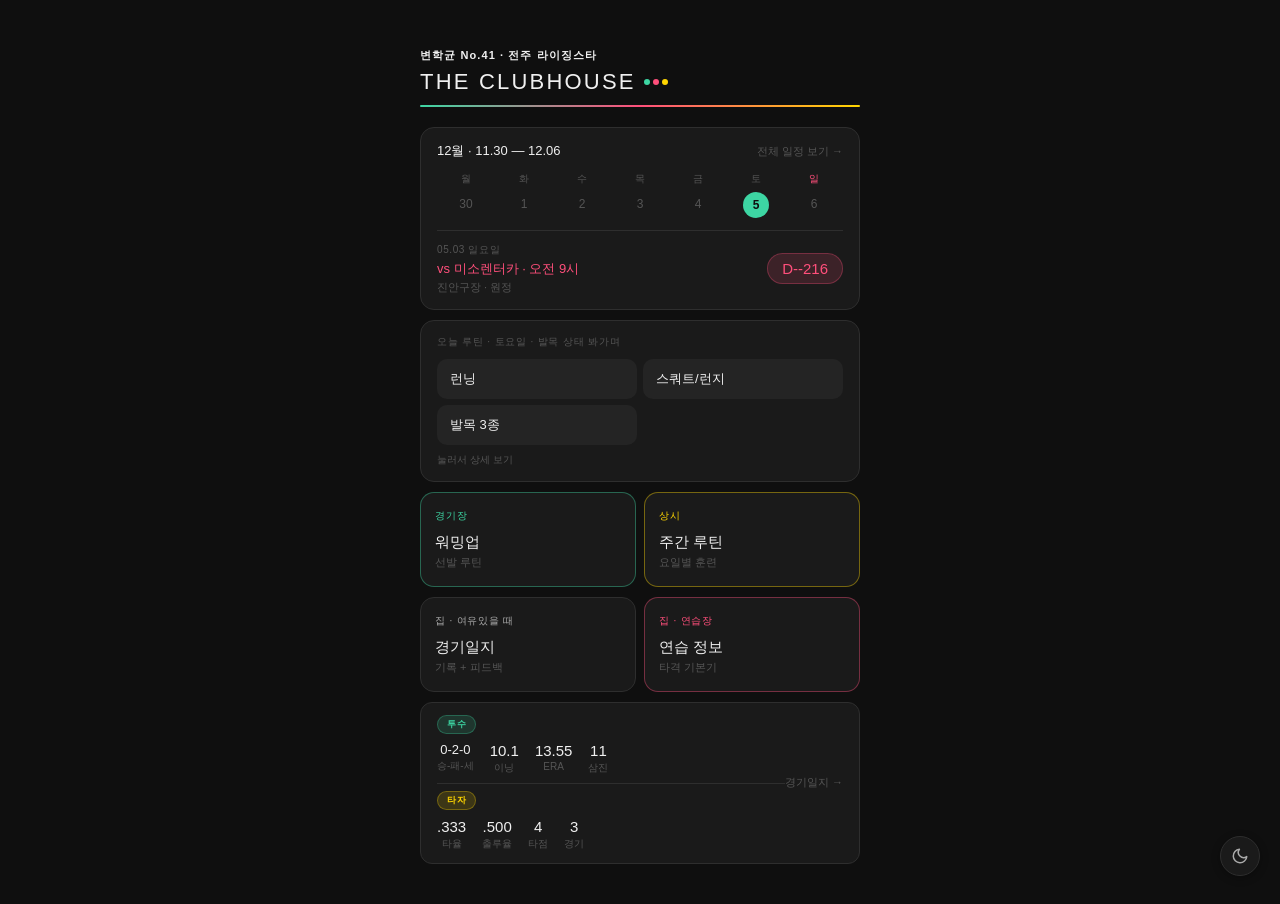
<file: index.html>
<!DOCTYPE html>
<html lang="ko">
<head>
<meta charset="UTF-8">
<script>
  (function() {
    const t = localStorage.getItem('theme') || 'dark';
    document.documentElement.setAttribute('data-theme', t);
  })();
</script>
<link rel="stylesheet" href="style.css">
<meta name="viewport" content="width=device-width, initial-scale=1.0, maximum-scale=1.0">
<title>The Clubhouse</title>
<style>
/* ── index 전용 ── */
.header { margin-bottom: 20px; }
.subtitle { letter-spacing: 0.1em; margin-bottom: 6px; }

.cal-header { display: flex; justify-content: space-between; align-items: center; margin-bottom: 12px; }
.cal-title { font-size: 13px; font-weight: 500; color: var(--text); }
.cal-link { font-size: 11px; color: var(--text3); cursor: pointer; text-decoration: none; }
.cal-link:hover { color: var(--text2); }
.cal-days-label { display: grid; grid-template-columns: repeat(7, 1fr); text-align: center; margin-bottom: 6px; }
.cal-days-label span { font-size: 10px; color: var(--text3); }
.cal-days-label span.sun { color: #FF4F7B; }
.cal-days { display: grid; grid-template-columns: repeat(7, 1fr); text-align: center; }
.cal-day { font-size: 12px; color: var(--text3); padding: 5px 0; }
.cal-day.today {
  background: #3DD6A3; color: var(--bg);
  font-weight: 600; border-radius: 50%;
  width: 26px; height: 26px;
  display: flex; align-items: center; justify-content: center; margin: 0 auto;
}
.cal-day.game-day {
  border: 1.5px solid #FF4F7B; color: #FF4F7B;
  font-weight: 600; border-radius: 50%;
  width: 26px; height: 26px;
  display: flex; align-items: center; justify-content: center; margin: 0 auto;
}
.cal-divider { height: 0.5px; background: var(--border); margin: 12px 0; }
.next-game { display: flex; justify-content: space-between; align-items: center; }
.next-game-info { }
.next-game-label { font-size: 10px; color: var(--text3); letter-spacing: 0.06em; margin-bottom: 3px; }
.next-game-main { font-size: 13px; font-weight: 500; color: #FF4F7B; margin-bottom: 2px; }
.next-game-sub { font-size: 11px; color: var(--text3); }
.dday-badge {
  background: rgba(255,79,123,0.15); border: 0.5px solid rgba(255,79,123,0.3);
  border-radius: 20px; padding: 6px 14px;
  font-size: 15px; font-weight: 500; color: #FF4F7B;
}

.routine-label { font-size: 10px; color: var(--text3); letter-spacing: 0.08em; margin-bottom: 10px; }
.routine-grid { display: grid; grid-template-columns: 1fr 1fr; gap: 6px; }
.routine-item {
  background: var(--bg3); border-radius: 10px; padding: 10px 12px;
  cursor: pointer; transition: background 0.15s; border: 0.5px solid transparent;
}
.routine-item:hover { border-color: rgba(61,214,163,0.3); }
.routine-item p { font-size: 13px; color: var(--text); margin: 0; }
.routine-hint { font-size: 10px; color: var(--text3); margin-top: 8px; }

.menu-grid { display: grid; grid-template-columns: 1fr 1fr; gap: 8px; margin-bottom: 10px; }
.menu-card {
  background: var(--bg2); border: 0.5px solid var(--border);
  border-radius: 14px; padding: 16px 14px;
  cursor: pointer; text-decoration: none; display: block; transition: background 0.15s;
}
.menu-card:hover { background: var(--bg3); }
.menu-card.mint   { border-color: rgba(61,214,163,0.4); }
.menu-card.yellow { border-color: rgba(255,214,0,0.4); }
.menu-card.gray   { border-color: var(--border); }
.menu-card.pink   { border-color: rgba(255,79,123,0.4); }
.menu-tag { font-size: 10px; letter-spacing: 0.08em; margin-bottom: 10px; }
.menu-tag.mint   { color: #3DD6A3; }
[data-theme="light"] .menu-tag.mint { color: #00B87A; }
.menu-tag.yellow { color: #FFD600; }
[data-theme="light"] .menu-tag.yellow { color: #F59B00; }
.menu-tag.gray   { color: var(--text2); }
.menu-tag.pink   { color: #FF4F7B; }
.menu-name { font-size: 15px; font-weight: 500; color: var(--text); margin-bottom: 3px; }
.menu-desc { font-size: 11px; color: var(--text3); }

.season-card {
  background: var(--bg2); border: 0.5px solid var(--border);
  border-radius: 12px; padding: 12px 16px;
  display: flex; justify-content: space-between; align-items: center;
  cursor: pointer; text-decoration: none;
}
.season-card:hover { background: var(--bg3); }
.season-stats { display: flex; gap: 16px; }
.season-item { text-align: center; }
.season-val { font-size: 15px; font-weight: 500; color: var(--text); }
.season-val.mint   { color: #3DD6A3; }
[data-theme="light"] .season-val.mint { color: #00B87A; }
.season-val.yellow { color: #FFD600; }
[data-theme="light"] .season-val.yellow { color: #F59B00; }
.season-lbl { font-size: 10px; color: var(--text3); margin-top: 2px; }
.season-link { font-size: 11px; color: var(--text3); }
</style>
</head>
<body>

<div class="header">
  <p class="subtitle" style="color:var(--text);font-weight:600;">변학균 No.41 · 전주 라이징스타</p>
  <div class="title-row">
    <h1 class="title" style="letter-spacing:0.1em;">THE CLUBHOUSE</h1>
    <div class="dots">
      <div class="dot dot-mint"></div>
      <div class="dot dot-pink"></div>
      <div class="dot dot-yellow"></div>
    </div>
  </div>
  <div class="gradient-bar"></div>
</div>

<!-- 달력 카드 -->
<div class="card" id="cal-card">
  <div class="cal-header">
    <span class="cal-title" id="cal-title"></span>
    <a class="cal-link" href="schedule.html">전체 일정 보기 →</a>
  </div>
  <div class="cal-days-label">
    <span>월</span><span>화</span><span>수</span><span>목</span><span>금</span><span>토</span><span class="sun">일</span>
  </div>
  <div class="cal-days" id="cal-days"></div>
  <div class="cal-divider"></div>
  <div class="next-game">
    <div class="next-game-info">
      <p class="next-game-label" id="next-label"></p>
      <p class="next-game-main" id="next-main"></p>
      <p class="next-game-sub" id="next-sub"></p>
    </div>
    <div class="dday-badge" id="dday-badge"></div>
  </div>
</div>

<!-- 오늘 루틴 -->
<div class="card" id="routine-card">
  <p class="routine-label" id="routine-label"></p>
  <div class="routine-grid" id="routine-grid"></div>
  <p class="routine-hint">눌러서 상세 보기</p>
</div>

<!-- 메뉴 -->
<div class="menu-grid">
  <a class="menu-card mint" href="warmup.html">
    <p class="menu-tag mint">경기장</p>
    <p class="menu-name">워밍업</p>
    <p class="menu-desc">선발 루틴</p>
  </a>
  <a class="menu-card yellow" href="weekly.html">
    <p class="menu-tag yellow">상시</p>
    <p class="menu-name">주간 루틴</p>
    <p class="menu-desc">요일별 훈련</p>
  </a>
</div>
<div class="menu-grid">
  <a class="menu-card gray border-gray" href="gamelog.html">
    <p class="menu-tag gray">집 · 여유있을 때</p>
    <p class="menu-name">경기일지</p>
    <p class="menu-desc">기록 + 피드백</p>
  </a>
  <a class="menu-card pink" href="training.html">
    <p class="menu-tag pink">집 · 연습장</p>
    <p class="menu-name">연습 정보</p>
    <p class="menu-desc">타격 기본기</p>
  </a>
</div>

<!-- 시즌 요약 -->
<a class="season-card" href="gamelog.html" id="season-card">
  <div style="flex:1;">
    <div id="season-stats-p"></div>
    <div style="height:0.5px;background:var(--border);margin:8px 0;"></div>
    <div id="season-stats-b"></div>
  </div>
  <span class="season-link" style="align-self:center;">경기일지 →</span>
</a>

<!-- 팝업 -->
<div class="popup-overlay" id="popup" onclick="closePopup(event)">
  <div class="popup-box">
    <p class="popup-name" id="popup-name"></p>
    <p class="popup-sets" id="popup-sets"></p>
    <div class="popup-points" id="popup-points"></div>
    <p class="popup-close" onclick="document.getElementById('popup').classList.remove('open')">닫기</p>
  </div>
</div>

<script>
const DAY_MAP = { 0: '일', 1: '월', 2: '화', 3: '수', 4: '목', 5: '금', 6: '토' };
const DAY_ORDER = ['월','화','수','목','금','토','일'];

async function loadJSON(path) {
  const res = await fetch(path);
  return res.json();
}

function formatTime(t) {
  const [h, m] = t.split(':');
  const hour = parseInt(h);
  return `${hour < 12 ? '오전' : '오후'} ${hour <= 12 ? hour : hour - 12}시${m !== '00' ? ' ' + m + '분' : ''}`;
}

function getDday(dateStr) {
  const today = new Date(); today.setHours(0,0,0,0);
  const target = new Date(dateStr + 'T00:00:00'); target.setHours(0,0,0,0);
  return Math.round((target - today) / 86400000);
}

function getWeekRange() {
  const today = new Date(); today.setHours(0,0,0,0);
  const dow = today.getDay(); // 0=일
  // 월요일 기준으로 주 시작
  const diff = dow === 0 ? -6 : 1 - dow;
  const mon = new Date(today); mon.setDate(today.getDate() + diff);
  const days = [];
  for (let i = 0; i < 7; i++) {
    const d = new Date(mon); d.setDate(mon.getDate() + i);
    days.push(d);
  }
  return days;
}

function renderCalendar(schedule) {
  const today = new Date(); today.setHours(0,0,0,0);
  const days = getWeekRange();
  const mon = days[0]; const sun = days[6];

  // 주차 표시
  const fmt = d => `${String(d.getMonth()+1).padStart(2,'0')}.${String(d.getDate()).padStart(2,'0')}`;
  document.getElementById('cal-title').textContent =
    `${today.getMonth()+1}월 · ${fmt(mon)} — ${fmt(sun)}`;

  // 날짜 렌더
  const gameDates = schedule.map(g => g.date);
  const calEl = document.getElementById('cal-days');
  calEl.innerHTML = days.map(d => {
    const isToday = d.getTime() === today.getTime();
    const dateStr = `${d.getFullYear()}-${String(d.getMonth()+1).padStart(2,'0')}-${String(d.getDate()).padStart(2,'0')}`;
    const isGame = gameDates.includes(dateStr);
    if (isToday) return `<div class="cal-day today">${d.getDate()}</div>`;
    if (isGame) return `<div class="cal-day game-day">${d.getDate()}</div>`;
    return `<div class="cal-day">${d.getDate()}</div>`;
  }).join('');

  // 다음 경기
  const upcoming = schedule
    .filter(g => g.status === 'upcoming')
    .sort((a,b) => a.date.localeCompare(b.date));
  if (upcoming.length > 0) {
    const next = upcoming[0];
    const dday = getDday(next.date);
    const myTeam = '라이징스타';
    const isHome = next.home === myTeam;
    const opponent = isHome ? next.away : next.home;
    const [y,m,d] = next.date.split('-');
    const dateLabel = `${m}.${d} 일요일`;

    document.getElementById('next-label').textContent = `${dateLabel}`;
    document.getElementById('next-main').textContent = `vs ${opponent} · ${formatTime(next.time)}`;
    document.getElementById('next-sub').textContent = `${next.venue} · ${isHome ? '홈' : '원정'}`;
    document.getElementById('dday-badge').textContent = dday === 0 ? 'D-DAY' : `D-${dday}`;
  }
}

function renderRoutine(routine) {
  const today = new Date();
  const dayKey = DAY_MAP[today.getDay()];
  const data = routine[dayKey];

  document.getElementById('routine-label').textContent =
    `오늘 루틴 · ${dayKey}요일${data?.note ? ' · ' + data.note : ''}`;

  const grid = document.getElementById('routine-grid');
  if (!data || !data.items.length) {
    grid.innerHTML = `<p style="font-size:13px;color:var(--text3);grid-column:span 2;">오늘은 루틴이 없어요 😴</p>`;
    return;
  }
  grid.innerHTML = data.items.map((item, i) => `
    <div class="routine-item" onclick="openPopup(${i})">
      <p>${item.name}</p>
    </div>
  `).join('');

  window._routineItems = data.items;
}

function fmtRate(v) {
  if (v===null||v===undefined||isNaN(v)) return '-';
  return v.toFixed(3).replace(/^0/,'');
}

function renderSeason(games) {
  // 투수 누적
  const pg = games.filter(g=>g.pitching);
  const tO = pg.reduce((s,g)=>s+(g.pitching.outs||0),0);
  const tER = pg.reduce((s,g)=>s+(g.pitching.er||0),0);
  const tSO = pg.reduce((s,g)=>s+(g.pitching.so||0),0);
  const W = pg.filter(g=>g.pitching.decision==='W').length;
  const L = pg.filter(g=>g.pitching.decision==='L').length;
  const S = pg.filter(g=>g.pitching.decision==='S').length;
  const iv = tO/3;
  const era = iv>0?(tER/iv*7):null;
  const eraFmt = era!==null?era.toFixed(2):'-';
  const eraC = era!==null?(era<=6?'text-mint':era<=10?'text-yellow':'text-pink'):'';
  const innFmt = `${Math.floor(tO/3)}.${tO%3}`;

  document.getElementById('season-stats-p').innerHTML = `
    <div style="display:flex;align-items:center;gap:4px;margin-bottom:8px;">
      <span class="badge badge-mint" style="font-size:9px;letter-spacing:0.06em;">투수</span>
    </div>
    <div class="season-stats">
      <div class="season-item"><div class="season-val" style="font-size:13px;">${W}-${L}-${S}</div><div class="season-lbl">승-패-세</div></div>
      <div class="season-item"><div class="season-val">${innFmt}</div><div class="season-lbl">이닝</div></div>
      <div class="season-item"><div class="season-val ${eraC}">${eraFmt}</div><div class="season-lbl">ERA</div></div>
      <div class="season-item"><div class="season-val text-mint">${tSO}</div><div class="season-lbl">삼진</div></div>
    </div>
  `;

  // 타자 누적
  const bg = games.filter(g=>g.batting);
  const tAB = bg.reduce((s,g)=>s+(g.batting.ab||0),0);
  const tH = bg.reduce((s,g)=>s+(g.batting.hit||0),0);
  const tRBI = bg.reduce((s,g)=>s+(g.batting.rbi||0),0);
  const tBB = bg.reduce((s,g)=>s+(g.batting.bb||0),0);
  const tHBP = bg.reduce((s,g)=>s+(g.batting.hbp||0),0);
  const t2B = bg.reduce((s,g)=>s+(g.batting.d||0),0);
  const t3B = bg.reduce((s,g)=>s+(g.batting.t||0),0);
  const tHR = bg.reduce((s,g)=>s+(g.batting.hr||0),0);
  const avg = tAB>0?tH/tAB:null;
  const obp = (tAB+tBB+tHBP)>0?(tH+tBB+tHBP)/(tAB+tBB+tHBP):null;
  const tb = tH+t2B+t3B*2+tHR*3;
  const slg = tAB>0?tb/tAB:null;
  const avgC = avg===null?'':avg>=0.400?'text-mint':avg>=0.300?'text-yellow':'text-pink';
  const obpC = obp===null?'':obp>=0.500?'text-mint':obp>=0.400?'text-yellow':'text-pink';

  document.getElementById('season-stats-b').innerHTML = `
    <div style="display:flex;align-items:center;gap:4px;margin-bottom:8px;">
      <span class="badge badge-yellow" style="font-size:9px;letter-spacing:0.06em;">타자</span>
    </div>
    <div class="season-stats">
      <div class="season-item"><div class="season-val ${avgC}">${fmtRate(avg)}</div><div class="season-lbl">타율</div></div>
      <div class="season-item"><div class="season-val ${obpC}">${fmtRate(obp)}</div><div class="season-lbl">출루율</div></div>
      <div class="season-item"><div class="season-val">${tRBI}</div><div class="season-lbl">타점</div></div>
      <div class="season-item"><div class="season-val">${bg.length}</div><div class="season-lbl">경기</div></div>
    </div>
  `;
}

function openPopup(idx) {
  const item = window._routineItems[idx];
  if (!item) return;
  document.getElementById('popup-name').textContent = item.name;
  document.getElementById('popup-sets').textContent = item.sets || '';
  document.getElementById('popup-points').innerHTML = (item.points||[]).map(p => `
    <div class="popup-point">
      <div class="popup-dot text-mint"></div>
      <p>${p}</p>
    </div>
  `).join('');
  document.getElementById('popup').classList.add('open');
}

function closePopup(e) {
  if (e.target === document.getElementById('popup')) {
    document.getElementById('popup').classList.remove('open');
  }
}

async function init() {
  const [routine, schedule, games] = await Promise.all([
    loadJSON('data/routine.json'),
    loadJSON('data/schedule.json'),
    loadJSON('data/games.json'),
  ]);
  renderCalendar(schedule);
  renderRoutine(routine);
  renderSeason(games);
}

init();
</script>
<button class="theme-toggle" onclick="toggleTheme()" aria-label="테마 전환">
  <svg class="icon-moon" viewBox="0 0 24 24" fill="none" stroke="var(--text2)" stroke-width="2" stroke-linecap="round" stroke-linejoin="round">
    <path d="M21 12.79A9 9 0 1 1 11.21 3a7 7 0 0 0 9.79 9.79z"/>
  </svg>
  <svg class="icon-sun" viewBox="0 0 24 24" fill="none" stroke="var(--text2)" stroke-width="2" stroke-linecap="round" stroke-linejoin="round">
    <circle cx="12" cy="12" r="5"/>
    <line x1="12" y1="1" x2="12" y2="3"/><line x1="12" y1="21" x2="12" y2="23"/>
    <line x1="4.22" y1="4.22" x2="5.64" y2="5.64"/><line x1="18.36" y1="18.36" x2="19.78" y2="19.78"/>
    <line x1="1" y1="12" x2="3" y2="12"/><line x1="21" y1="12" x2="23" y2="12"/>
    <line x1="4.22" y1="19.78" x2="5.64" y2="18.36"/><line x1="18.36" y1="5.64" x2="19.78" y2="4.22"/>
  </svg>
</button>
<script>
function toggleTheme() {
  const current = document.documentElement.getAttribute('data-theme') || 'dark';
  const next = current === 'dark' ? 'light' : 'dark';
  document.documentElement.setAttribute('data-theme', next);
  localStorage.setItem('theme', next);
}
</script>
</body>
</html>
</file>
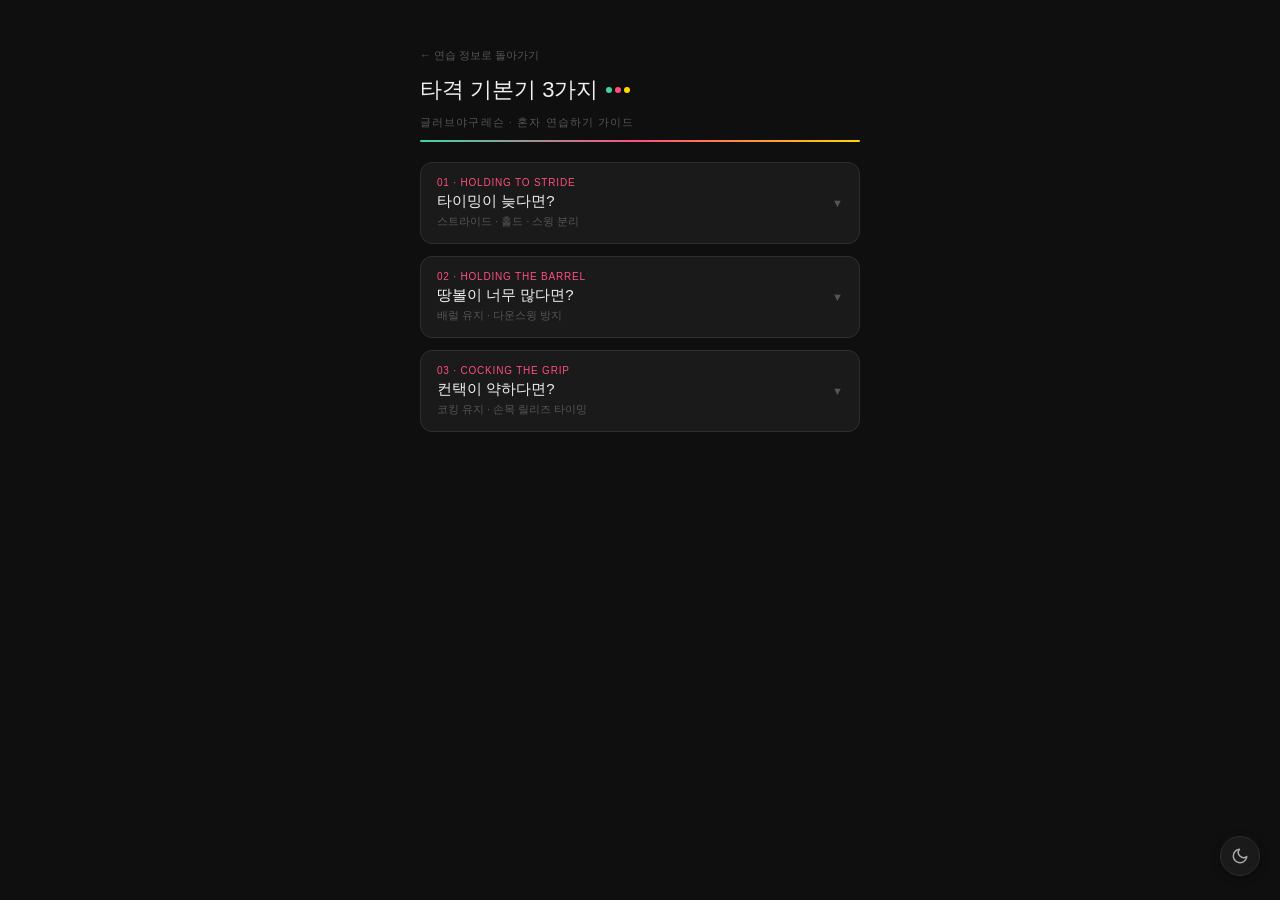
<file: batting.html>
<!DOCTYPE html>
<html lang="ko">
<head>
<meta charset="UTF-8">
<script>
  (function() {
    const t = localStorage.getItem('theme') || 'dark';
    document.documentElement.setAttribute('data-theme', t);
  })();
</script>
<link rel="stylesheet" href="style.css">
<meta name="viewport" content="width=device-width, initial-scale=1.0, maximum-scale=1.0">
<title>타격 기본기 · 학균</title>
<style>
/* ── batting 전용 ── */
.subtitle { margin-bottom: 10px; }
.section { margin-bottom: 12px; }
.section-header {
  display: flex; align-items: center; justify-content: space-between;
  background: var(--bg2); border: 0.5px solid var(--border);
  border-radius: 12px; padding: 14px 16px; cursor: pointer;
  user-select: none; transition: background 0.15s;
}
.section-header:active { background: var(--bg3); }
.section-header.open { border-radius: 12px 12px 0 0; border-bottom-color: transparent; }
.section-num { font-size: 10px; color: #FF4F7B; letter-spacing: 0.08em; margin-bottom: 4px; }
.section-title { font-size: 15px; font-weight: 500; color: var(--text); margin-bottom: 3px; }
.section-tag { font-size: 11px; color: var(--text3); }
.section-body {
  display: none; background: var(--bg2);
  border: 0.5px solid var(--border); border-top: none;
  border-radius: 0 0 12px 12px; padding: 0 16px 16px;
}
.section-body.open { display: block; }

.prep-box { background: var(--bg3); border-radius: 10px; padding: 12px 14px; margin-bottom: 12px; }
.prep-title { font-size: 10px; color: var(--text3); letter-spacing: 0.08em; margin-bottom: 8px; }
.prep-item { display: flex; gap: 8px; margin-bottom: 5px; }
.prep-item:last-child { margin-bottom: 0; }
.prep-dot { width: 4px; height: 4px; border-radius: 50%; background: var(--text3); margin-top: 6px; flex-shrink: 0; }
.prep-text { font-size: 12px; color: var(--text2); line-height: 1.6; }

.step-title { font-size: 11px; color: #3DD6A3; letter-spacing: 0.06em; margin: 12px 0 8px; }
[data-theme="light"] .step-title { color: #00B87A; }
.step-item { display: flex; gap: 10px; margin-bottom: 6px; align-items: flex-start; }
.step-num { font-size: 12px; font-weight: 600; color: #3DD6A3; flex-shrink: 0; min-width: 20px; }
[data-theme="light"] .step-num { color: #00B87A; }
.step-text { font-size: 12px; color: var(--text2); line-height: 1.7; }

.key-box { background: rgba(255,214,0,0.05); border: 0.5px solid rgba(255,214,0,0.25); border-radius: 10px; padding: 12px 14px; margin: 12px 0; }
.key-title { font-size: 10px; color: #FFD600; letter-spacing: 0.08em; margin-bottom: 8px; }
[data-theme="light"] .key-title { color: #F59B00; }
.key-item { display: flex; gap: 8px; margin-bottom: 5px; }
.key-item:last-child { margin-bottom: 0; }
.key-dot { width: 4px; height: 4px; border-radius: 50%; background: #FFD600; margin-top: 6px; flex-shrink: 0; }
[data-theme="light"] .key-dot { background: #F59B00; }
.key-text { font-size: 12px; color: var(--text2); line-height: 1.6; }

.practice-box { background: rgba(61,214,163,0.05); border: 0.5px solid rgba(61,214,163,0.25); border-radius: 10px; padding: 12px 14px; margin-top: 12px; }
.practice-title { font-size: 10px; color: #3DD6A3; letter-spacing: 0.08em; margin-bottom: 8px; }
[data-theme="light"] .practice-title { color: #00B87A; }
.practice-item { display: flex; gap: 10px; margin-bottom: 6px; }
.practice-item:last-child { margin-bottom: 0; }
.practice-num { font-size: 12px; font-weight: 600; color: #3DD6A3; flex-shrink: 0; }
[data-theme="light"] .practice-num { color: #00B87A; }
.practice-text { font-size: 12px; color: var(--text2); line-height: 1.7; }
</style>
</head>
<body>

<a class="back" href="training.html">← 연습 정보로 돌아가기</a>
<div class="title-row">
  <h1 class="title">타격 기본기 3가지</h1>
  <div class="dots">
    <div class="dot dot-mint"></div>
    <div class="dot dot-pink"></div>
    <div class="dot dot-yellow"></div>
  </div>
</div>
<p class="subtitle">글러브야구레슨 · 혼자 연습하기 가이드</p>
<div class="gradient-bar"></div>

<!-- 1. Holding To Stride -->
<div class="section">
  <div class="section-header" onclick="toggleSection(this)">
    <div class="section-left">
      <p class="section-num">01 · HOLDING TO STRIDE</p>
      <p class="section-title">타이밍이 늦다면?</p>
      <p class="section-tag">스트라이드 · 홀드 · 스윙 분리</p>
    </div>
    <span class="chevron">▼</span>
  </div>
  <div class="section-body">
    <div class="prep-box">
      <p class="prep-title">준비 자세</p>
      <div class="prep-item"><div class="prep-dot"></div><p class="prep-text">양발을 어깨너비로 벌리고 서기</p></div>
      <div class="prep-item"><div class="prep-dot"></div><p class="prep-text">무릎을 살짝 구부려 힘 빼기</p></div>
      <div class="prep-item"><div class="prep-dot"></div><p class="prep-text">배트를 뒷귀 옆에 세워서 들기 — 배트가 거의 수직에 가깝게</p></div>
      <div class="prep-item"><div class="prep-dot"></div><p class="prep-text">뒷발(오른발)에 체중 60~70% 실기</p></div>
      <div class="prep-item"><div class="prep-dot"></div><p class="prep-text">앞발(왼발)은 살짝 들릴 정도로 가볍게</p></div>
    </div>

    <p class="step-title">STEP 1 · 스트라이드 (앞발 내딛기)</p>
    <div class="step-item"><span class="step-num">→</span><p class="step-text">앞발을 투수 방향으로 천천히 내딛기 — 보폭은 주먹 하나 정도</p></div>
    <div class="step-item"><span class="step-num">→</span><p class="step-text">발을 내딛는 동안 손과 배트는 절대 움직이지 않음</p></div>
    <div class="key-box">
      <p class="key-title">핵심 포인트</p>
      <div class="key-item"><div class="key-dot"></div><p class="key-text">발이 나갈 때 어깨가 같이 열리면 안 됨</p></div>
      <div class="key-item"><div class="key-dot"></div><p class="key-text">앞발 착지 전에 손목이 앞으로 나오면 이미 타이밍 늦은 것</p></div>
    </div>

    <p class="step-title">STEP 2 · 착지 & 홀드</p>
    <div class="step-item"><span class="step-num">→</span><p class="step-text">앞발이 착지할 때 발끝이 살짝 열리며(10~15도) 땅을 밟기</p></div>
    <div class="step-item"><span class="step-num">→</span><p class="step-text">착지 순간 잠깐 멈추는 느낌 — 이 찰나가 "홀드"</p></div>
    <div class="step-item"><span class="step-num">→</span><p class="step-text">이 순간 체중은 아직 뒷발에 남아있음</p></div>
    <div class="key-box">
      <p class="key-title">핵심 포인트</p>
      <div class="key-item"><div class="key-dot"></div><p class="key-text">착지할 때 앞무릎이 안쪽으로 꺾이면 안 됨</p></div>
      <div class="key-item"><div class="key-dot"></div><p class="key-text">착지와 동시에 스윙하면 안 됨. 착지 → 홀드 → 스윙 순서가 분리되어야 함</p></div>
    </div>

    <p class="step-title">STEP 3 · 스윙 트리거</p>
    <div class="step-item"><span class="step-num">→</span><p class="step-text">착지 완료 확인 후 골반부터 회전 시작</p></div>
    <div class="step-item"><span class="step-num">→</span><p class="step-text">뒷발 뒤꿈치가 들리면서 골반이 투수 방향으로 열림</p></div>
    <div class="key-box">
      <p class="key-title">핵심 포인트</p>
      <div class="key-item"><div class="key-dot"></div><p class="key-text">손이 먼저 나오면 안 됨. 골반 → 상체 → 손 → 배트 헤드 순서</p></div>
      <div class="key-item"><div class="key-dot"></div><p class="key-text">스윙할 때 그립을 꽉 쥐면 안 됨. 배트 스피드 오히려 죽음</p></div>
    </div>

    <div class="practice-box">
      <p class="practice-title">처음 연습 순서</p>
      <div class="practice-item"><span class="practice-num">1.</span><p class="practice-text">배트 없이 손만으로 — 발 내딛고 → 홀드 → 골반 회전 10회</p></div>
      <div class="practice-item"><span class="practice-num">2.</span><p class="practice-text">슬로우 모션으로 배트 들고 — 각 단계에서 멈추면서 자세 확인 10회</p></div>
      <div class="practice-item"><span class="practice-num">3.</span><p class="practice-text">정상 속도 — 머릿속으로 "발 → 홀드 → 스윙" 구호 넣으면서 10회</p></div>
    </div>
  </div>
</div>

<!-- 2. Holding The Barrel -->
<div class="section">
  <div class="section-header" onclick="toggleSection(this)">
    <div class="section-left">
      <p class="section-num">02 · HOLDING THE BARREL</p>
      <p class="section-title">땅볼이 너무 많다면?</p>
      <p class="section-tag">배럴 유지 · 다운스윙 방지</p>
    </div>
    <span class="chevron">▼</span>
  </div>
  <div class="section-body">
    <div class="prep-box">
      <p class="prep-title">준비 자세</p>
      <div class="prep-item"><div class="prep-dot"></div><p class="prep-text">배트를 들 때 배트 헤드(끝부분)가 손보다 확실히 위/뒤에 위치</p></div>
      <div class="prep-item"><div class="prep-dot"></div><p class="prep-text">손은 어깨 높이, 배트 헤드는 머리 뒤쪽 높이</p></div>
    </div>
    <div class="key-box">
      <p class="key-title">핵심 포인트</p>
      <div class="key-item"><div class="key-dot"></div><p class="key-text">배트를 너무 눕혀서 들면 안 됨. 배트 헤드가 손보다 낮으면 이미 배럴이 떨어진 것</p></div>
    </div>

    <p class="step-title">STEP 1 · 스윙 시작</p>
    <div class="step-item"><span class="step-num">→</span><p class="step-text">골반 회전과 함께 손이 볼 쪽으로 이동 시작</p></div>
    <div class="step-item"><span class="step-num">→</span><p class="step-text">팔꿈치가 먼저 나오는 느낌 — 손목은 아직 안 풀림</p></div>
    <div class="step-item"><span class="step-num">→</span><p class="step-text">배트 헤드는 뒤에 남겨두는 느낌으로</p></div>
    <div class="key-box">
      <p class="key-title">핵심 포인트</p>
      <div class="key-item"><div class="key-dot"></div><p class="key-text">배트 헤드가 손과 동시에 나오면 안 됨. 손이 리드하고 배트 헤드는 끌려오는 구조</p></div>
      <div class="key-item"><div class="key-dot"></div><p class="key-text">이 구간에서 배트 헤드가 어깨 아래로 떨어지면 다운스윙 → 땅볼</p></div>
    </div>

    <p class="step-title">STEP 2 · 스윙 중반</p>
    <div class="step-item"><span class="step-num">→</span><p class="step-text">손이 볼 앞쪽까지 이동하는 동안 배트 헤드는 계속 뒤처진 상태</p></div>
    <div class="step-item"><span class="step-num">→</span><p class="step-text">양팔이 몸 앞에서 V자 모양 유지</p></div>
    <div class="key-box">
      <p class="key-title">핵심 포인트</p>
      <div class="key-item"><div class="key-dot"></div><p class="key-text">앞팔(왼팔)이 일찍 펴지면 안 됨. 팔꿈치가 살짝 구부러진 상태 유지</p></div>
      <div class="key-item"><div class="key-dot"></div><p class="key-text">배트 헤드가 볼 높이보다 낮아지는 순간 땅볼 확정. 볼 높이와 평행하게 유지</p></div>
    </div>

    <p class="step-title">STEP 3 · 임팩트</p>
    <div class="step-item"><span class="step-num">→</span><p class="step-text">손이 볼 위치에 도달하면 배트 헤드가 가속되며 볼과 만남</p></div>
    <div class="step-item"><span class="step-num">→</span><p class="step-text">손목은 임팩트 직전에 자연스럽게 풀림 — 억지로 치지 않음</p></div>
    <div class="key-box">
      <p class="key-title">핵심 포인트</p>
      <div class="key-item"><div class="key-dot"></div><p class="key-text">임팩트 후 배트가 아래로 내려가면 안 됨. 팔로우스루가 어깨 위까지 올라와야 함</p></div>
      <div class="key-item"><div class="key-dot"></div><p class="key-text">힘으로 치려고 하면 배럴이 일찍 떨어짐. 배럴을 뒤에 참을수록 타구가 강해짐</p></div>
    </div>

    <div class="practice-box">
      <p class="practice-title">처음 연습 순서</p>
      <div class="practice-item"><span class="practice-num">1.</span><p class="practice-text">배트 없이 — 팔꿈치 먼저 나오는 느낌으로 슬로우 스윙 10회</p></div>
      <div class="practice-item"><span class="practice-num">2.</span><p class="practice-text">슬로우 모션으로 배트 들고 — 배트 헤드가 손보다 늦게 나오는지 확인 10회</p></div>
      <div class="practice-item"><span class="practice-num">3.</span><p class="practice-text">티배팅 — 라인드라이브로 뜨는지 확인. 땅볼 나오면 배럴 일찍 떨어진 것</p></div>
    </div>
  </div>
</div>

<!-- 3. Cocking The Grip -->
<div class="section">
  <div class="section-header" onclick="toggleSection(this)">
    <div class="section-left">
      <p class="section-num">03 · COCKING THE GRIP</p>
      <p class="section-title">컨택이 약하다면?</p>
      <p class="section-tag">코킹 유지 · 손목 릴리즈 타이밍</p>
    </div>
    <span class="chevron">▼</span>
  </div>
  <div class="section-body">
    <div class="prep-box">
      <p class="prep-title">준비 자세</p>
      <div class="prep-item"><div class="prep-dot"></div><p class="prep-text">뒷손(오른손) 손목을 뒤로 꺾어서 고정 — 이 꺾인 각도가 코킹</p></div>
      <div class="prep-item"><div class="prep-dot"></div><p class="prep-text">앞손(왼손)은 그립을 가볍게 잡고 리드하는 역할</p></div>
      <div class="prep-item"><div class="prep-dot"></div><p class="prep-text">배트를 수직으로 세울수록 코킹 각도가 잘 만들어짐</p></div>
      <div class="prep-item"><div class="prep-dot"></div><p class="prep-text">그립 압력은 60% 정도 — 너무 꽉 쥐면 손목이 안 꺾임</p></div>
    </div>

    <p class="step-title">STEP 1 · 코킹 유지하며 스윙 시작</p>
    <div class="step-item"><span class="step-num">→</span><p class="step-text">골반 회전과 함께 손이 앞으로 나오기 시작</p></div>
    <div class="step-item"><span class="step-num">→</span><p class="step-text">손목 꺾인 각도는 그대로 유지 — 배트 헤드가 뒤에 처진 채로 이동</p></div>
    <div class="key-box">
      <p class="key-title">핵심 포인트</p>
      <div class="key-item"><div class="key-dot"></div><p class="key-text">스윙 시작과 동시에 손목이 풀리면 안 됨. 배트 스피드가 임팩트 전에 죽어버림</p></div>
      <div class="key-item"><div class="key-dot"></div><p class="key-text">뒷손 엄지손톱이 위를 향하는 상태를 최대한 오래 유지한다고 생각하면 쉬움</p></div>
    </div>

    <p class="step-title">STEP 2 · 임팩트 직전까지 버티기</p>
    <div class="step-item"><span class="step-num">→</span><p class="step-text">손이 볼 앞까지 이동하는 동안 코킹 각도 유지</p></div>
    <div class="step-item"><span class="step-num">→</span><p class="step-text">볼 바로 앞 — 이 지점에서 손목을 한 번에 릴리즈</p></div>
    <div class="key-box">
      <p class="key-title">핵심 포인트</p>
      <div class="key-item"><div class="key-dot"></div><p class="key-text">릴리즈 타이밍이 너무 이르면 배트 스피드 손실. 너무 늦으면 파울. 볼 바로 앞이 포인트</p></div>
      <div class="key-item"><div class="key-dot"></div><p class="key-text">릴리즈할 때 억지로 손목을 꺾어치면 안 됨. 자연스럽게 터지는 느낌이어야 함</p></div>
    </div>

    <p class="step-title">STEP 3 · 임팩트 & 팔로우스루</p>
    <div class="step-item"><span class="step-num">→</span><p class="step-text">손목 릴리즈와 함께 배트 헤드가 가속되며 볼과 만남</p></div>
    <div class="step-item"><span class="step-num">→</span><p class="step-text">배트가 어깨 위까지 올라오며 마무리</p></div>
    <div class="key-box">
      <p class="key-title">핵심 포인트</p>
      <div class="key-item"><div class="key-dot"></div><p class="key-text">타구 소리가 크고 탁 하면 코킹이 잘 유지된 것. 약한 소리면 손목이 일찍 풀린 것</p></div>
    </div>

    <div class="practice-box">
      <p class="practice-title">처음 연습 순서</p>
      <div class="practice-item"><span class="practice-num">1.</span><p class="practice-text">배트 없이 — 뒷손 손목 꺾은 상태로 슬로우 스윙, 손목이 언제 풀리는지 느끼기 10회</p></div>
      <div class="practice-item"><span class="practice-num">2.</span><p class="practice-text">슬로우 모션으로 배트 들고 — 임팩트 직전까지 코킹 유지되는지 확인 10회</p></div>
      <div class="practice-item"><span class="practice-num">3.</span><p class="practice-text">티배팅 — 타구 소리로 확인. 크고 탁하면 성공, 약하면 손목 일찍 풀린 것</p></div>
      <p style="font-size:11px;color:var(--text3);margin-top:10px;">처음엔 의도적으로 느리게. 빠르게 하면 결국 다시 원래대로 돌아옴.</p>
    </div>
  </div>
</div>

<script>
function toggleSection(header) {
  const body = header.nextElementSibling;
  const chev = header.querySelector('.chevron');
  const isOpen = body.classList.contains('open');
  body.classList.toggle('open');
  chev.classList.toggle('open');
  header.classList.toggle('open');
}
</script>
<button class="theme-toggle" onclick="toggleTheme()" aria-label="테마 전환">
  <svg class="icon-moon" viewBox="0 0 24 24" fill="none" stroke="var(--text2)" stroke-width="2" stroke-linecap="round" stroke-linejoin="round">
    <path d="M21 12.79A9 9 0 1 1 11.21 3a7 7 0 0 0 9.79 9.79z"/>
  </svg>
  <svg class="icon-sun" viewBox="0 0 24 24" fill="none" stroke="var(--text2)" stroke-width="2" stroke-linecap="round" stroke-linejoin="round">
    <circle cx="12" cy="12" r="5"/>
    <line x1="12" y1="1" x2="12" y2="3"/><line x1="12" y1="21" x2="12" y2="23"/>
    <line x1="4.22" y1="4.22" x2="5.64" y2="5.64"/><line x1="18.36" y1="18.36" x2="19.78" y2="19.78"/>
    <line x1="1" y1="12" x2="3" y2="12"/><line x1="21" y1="12" x2="23" y2="12"/>
    <line x1="4.22" y1="19.78" x2="5.64" y2="18.36"/><line x1="18.36" y1="5.64" x2="19.78" y2="4.22"/>
  </svg>
</button>
<script>
function toggleTheme() {
  const current = document.documentElement.getAttribute('data-theme') || 'dark';
  const next = current === 'dark' ? 'light' : 'dark';
  document.documentElement.setAttribute('data-theme', next);
  localStorage.setItem('theme', next);
}
</script>
</body>
</html>
</file>
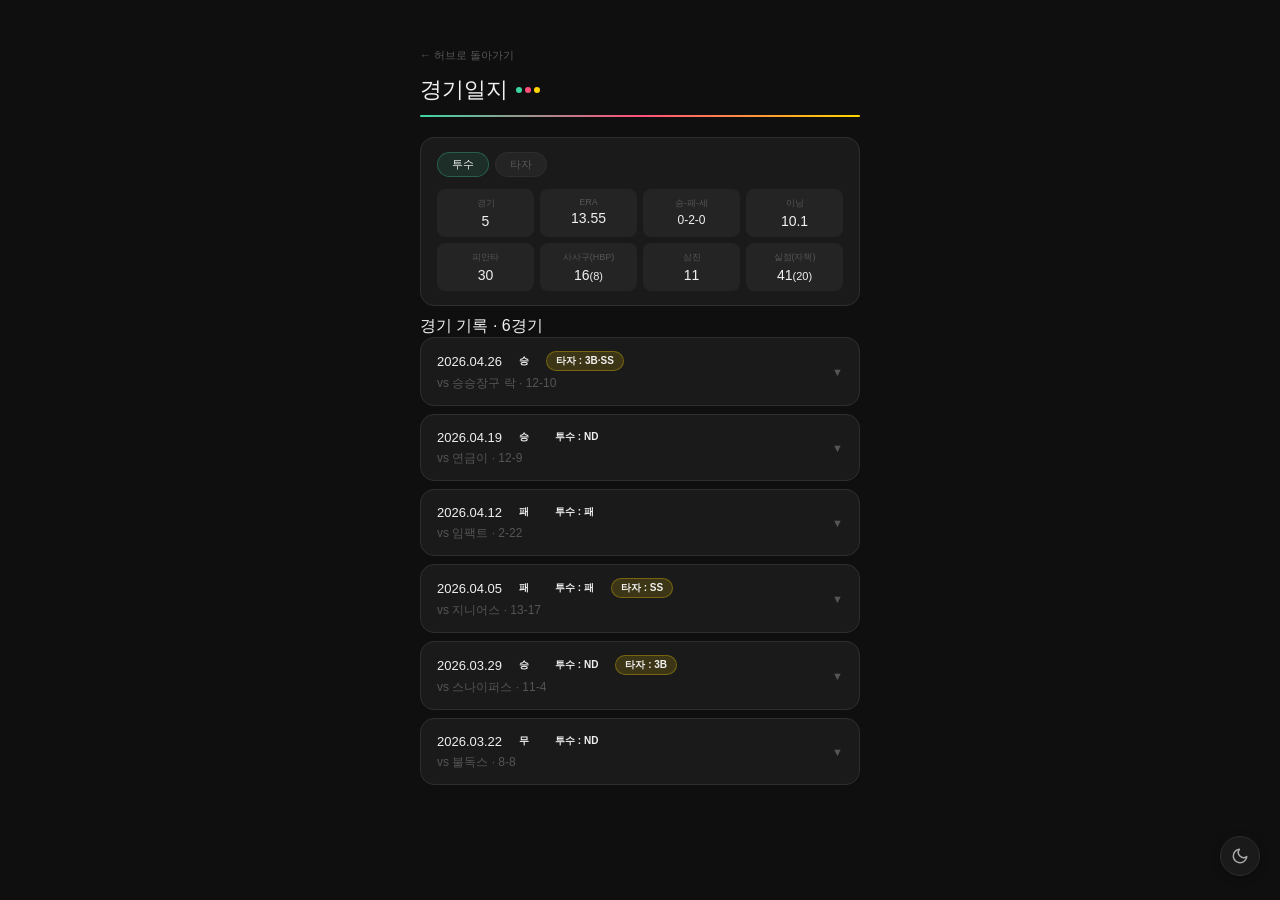
<file: gamelog.html>
<!DOCTYPE html>
<html lang="ko">
<head>
<meta charset="UTF-8">
<script>
  (function() {
    const t = localStorage.getItem('theme') || 'dark';
    document.documentElement.setAttribute('data-theme', t);
  })();
</script>
<link rel="stylesheet" href="style.css">
<meta name="viewport" content="width=device-width, initial-scale=1.0, maximum-scale=1.0">
<title>경기일지 · 학균</title>
<style>
/* ── gamelog 전용 ── */
.season-box { background: var(--bg2); border: 0.5px solid var(--border); border-radius: 14px; padding: 14px 16px; margin-bottom: 10px; }
.tabs { display: flex; gap: 6px; margin-bottom: 12px; }
.tab-btn {
  padding: 4px 14px; border-radius: 20px; font-size: 11px; cursor: pointer;
  border: 0.5px solid var(--border); background: var(--bg3); color: var(--text3); transition: all 0.15s;
}
.tab-btn.active-p { background: rgba(61,214,163,0.1); border-color: rgba(61,214,163,0.3); color: var(--mint); }
.tab-btn.active-b { background: rgba(255,214,0,0.1); border-color: rgba(255,214,0,0.3); color: var(--yellow); }
.tab-btn.inactive { opacity: 0.35; cursor: default; }

.sg { display: grid; grid-template-columns: repeat(4,1fr); gap: 6px; }
.sg + .sg { margin-top: 6px; }
.si { background: var(--bg3); border-radius: 8px; padding: 8px 4px; text-align: center; }
.sl { font-size: 9px; color: var(--text3); margin-bottom: 3px; }
.sv { font-size: 14px; font-weight: 500; color: var(--text); }
.sv.mint { color: var(--mint); } .sv.yellow { color: var(--yellow); } .sv.pink { color: var(--pink); }
.sv-sub { font-size: 11px; }

.game-card { background: var(--bg2); border: 0.5px solid var(--border); border-radius: 14px; overflow: hidden; margin-bottom: 8px; }
.game-header { display: flex; align-items: center; justify-content: space-between; padding: 13px 16px; cursor: pointer; user-select: none; }
.game-header:active { background: var(--bg3); }
.game-date-row { display: flex; align-items: center; gap: 8px; margin-bottom: 4px; }
.game-date { font-size: 13px; font-weight: 500; color: var(--text); }
.game-opponent { font-size: 12px; color: var(--text3); }
.game-body { display: none; border-top: 0.5px solid var(--border); padding: 14px 16px 16px; }
.game-body.open { display: block; }

.fb-row { display: grid; grid-template-columns: 1fr 1fr; gap: 8px; margin-bottom: 8px; }
.fb-card { background: var(--bg3); border-radius: 10px; padding: 12px; }
.fb-title { font-size: 10px; color: var(--text3); letter-spacing: 0.05em; margin-bottom: 8px; }
.fb-text { font-size: 12px; color: var(--text2); line-height: 1.8; white-space: pre-line; }

.review-card { background: var(--bg3); border-radius: 10px; padding: 12px; margin-bottom: 8px; }
.review-item { margin-bottom: 12px; }
.review-item:last-child { margin-bottom: 0; }
.r-topic-row { display: flex; align-items: flex-start; gap: 8px; margin-bottom: 4px; }
.s-icon { font-size: 11px; font-weight: 700; flex-shrink: 0; margin-top: 1px; }
.s-O { color: var(--mint); } .s-T { color: var(--yellow); } .s-X { color: var(--pink); }
.r-topic { font-size: 12px; color: var(--text2); line-height: 1.6; }
.r-eval { font-size: 11px; color: var(--text3); margin-left: 18px; line-height: 1.6; }

.next-card { background: rgba(61,214,163,0.05); border: 0.5px solid rgba(61,214,163,0.3); border-radius: 10px; padding: 12px; }
.next-title { font-size: 10px; color: var(--mint); margin-bottom: 8px; }
.next-item { display: flex; gap: 8px; margin-bottom: 5px; }
.next-item:last-child { margin-bottom: 0; }
.next-num { font-size: 12px; color: var(--mint); font-weight: 500; flex-shrink: 0; }
.next-text { font-size: 12px; color: var(--text2); line-height: 1.6; }
</style>
</head>
<body>

<a class="back" href="index.html">← 허브로 돌아가기</a>
<div class="title-row">
  <h1 class="title">경기일지</h1>
  <div class="dots">
    <div class="dot dot-mint"></div>
    <div class="dot dot-pink"></div>
    <div class="dot dot-yellow"></div>
  </div>
</div>
<div class="gradient-bar"></div>

<div class="season-box">
  <div class="tabs">
    <div class="tab-btn active-p" onclick="switchSeason('p',this)">투수</div>
    <div class="tab-btn" onclick="switchSeason('b',this)">타자</div>
  </div>
  <div id="season-grid"></div>
</div>

<p class="games-label" id="games-label"></p>
<div id="games-list"></div>

<script>
let _games = [];

async function loadJSON(p) { return (await fetch(p)).json(); }

function fmtDate(d) {
  const dt = new Date(d+'T00:00:00');
  return `${dt.getFullYear()}.${String(dt.getMonth()+1).padStart(2,'0')}.${String(dt.getDate()).padStart(2,'0')}`;
}

function fmtRate(v) {
  if (v===null||v===undefined||isNaN(v)) return '-';
  return v.toFixed(3).replace(/^0/,'');
}

function teamBadge(r) {
  if (r==='win') return '<span class="badge badge-win">승</span>';
  if (r==='lose') return '<span class="badge badge-lose">패</span>';
  return '<span class="badge badge-draw">무</span>';
}

function decBadge(d) {
  if (!d) return '';
  if (d==='W') return '<span class="badge badge-win">학균 : 승</span>';
  if (d==='L') return '<span class="badge badge-lose">학균 : 패</span>';
  if (d==='S') return '<span class="badge badge-win">학균 : 세이브</span>';
  if (d==='ND') return '<span class="badge badge-nd">학균 : ND</span>';
  return '';
}

function sIcon(s) {
  const m = {O:['O','O'],T:['△','T'],X:['✕','X']};
  const [c,cls] = m[s]||['?','X'];
  return `<span class="s-icon s-${cls}">${c}</span>`;
}

function pColor(k,v) {
  if (k==='so') return v>=3?'mint':'';
  if (k==='bb') return v===0?'mint':v<=2?'yellow':'pink';
  if (k==='hbp') return v===0?'mint':v<=2?'yellow':'pink';
  if (k==='er') return v<=3?'mint':v<=6?'yellow':'pink';
  if (k==='hit') return v<=5?'':'pink';
  return '';
}

function bColor(k,v) {
  if (k==='avg') return v>=0.400?'mint':v>=0.300?'yellow':'pink';
  if (k==='obp') return v>=0.500?'mint':v>=0.400?'yellow':'pink';
  if (k==='slg') return v>=0.600?'mint':v>=0.500?'yellow':'pink';
  return '';
}

function eraColor(e) {
  return e<=5.00?'mint':e<=8.00?'yellow':'pink';
}

function renderSeasonP(games) {
  const pg = games.filter(g=>g.pitching);
  const tO = pg.reduce((s,g)=>s+(g.pitching.outs||0),0);
  const tER = pg.reduce((s,g)=>s+(g.pitching.er||0),0);
  const tR = pg.reduce((s,g)=>s+(g.pitching.r||0),0);
  const tSO = pg.reduce((s,g)=>s+(g.pitching.so||0),0);
  const tBB = pg.reduce((s,g)=>s+(g.pitching.bb||0),0);
  const tHBP = pg.reduce((s,g)=>s+(g.pitching.hbp||0),0);
  const tHit = pg.reduce((s,g)=>s+(g.pitching.hit||0),0);
  const W = pg.filter(g=>g.pitching.decision==='W').length;
  const L = pg.filter(g=>g.pitching.decision==='L').length;
  const S = pg.filter(g=>g.pitching.decision==='S').length;
  const iv = tO/3;
  const era = iv>0?(tER/iv*7):null;
  const eraC = era!==null?eraColor(era):'';
  const innF = `${Math.floor(tO/3)}.${tO%3}`;

  document.getElementById('season-grid').innerHTML = `
    <div class="sg">
      <div class="si"><div class="sl">경기</div><div class="sv">${pg.length}</div></div>
      <div class="si"><div class="sl">ERA</div><div class="sv ${eraC}">${era!==null?era.toFixed(2):'-'}</div></div>
      <div class="si"><div class="sl">승-패-세</div><div class="sv" style="font-size:12px;">${W}-${L}-${S}</div></div>
      <div class="si"><div class="sl">이닝</div><div class="sv">${innF}</div></div>
    </div>
    <div class="sg">
      <div class="si"><div class="sl">피안타</div><div class="sv">${tHit}</div></div>
      <div class="si"><div class="sl">사사구(HBP)</div><div class="sv">${tBB+tHBP}<span class="sv-sub">(${tHBP})</span></div></div>
      <div class="si"><div class="sl">삼진</div><div class="sv">${tSO}</div></div>
      <div class="si"><div class="sl">실점(자책)</div><div class="sv">${tR}<span class="sv-sub">(${tER})</span></div></div>
    </div>
  `;
}

function renderSeasonB(games) {
  const bg = games.filter(g=>g.batting);
  const tPA = bg.reduce((s,g)=>s+(g.batting.pa||0),0);
  const tAB = bg.reduce((s,g)=>s+(g.batting.ab||0),0);
  const tH = bg.reduce((s,g)=>s+(g.batting.hit||0),0);
  const tRBI = bg.reduce((s,g)=>s+(g.batting.rbi||0),0);
  const tBB = bg.reduce((s,g)=>s+(g.batting.bb||0),0);
  const tHBP = bg.reduce((s,g)=>s+(g.batting.hbp||0),0);
  const tSO = bg.reduce((s,g)=>s+(g.batting.so||0),0);
  const tSB = bg.reduce((s,g)=>s+(g.batting.sb||0),0);
  const t2B = bg.reduce((s,g)=>s+(g.batting.d||0),0);
  const t3B = bg.reduce((s,g)=>s+(g.batting.t||0),0);
  const tHR = bg.reduce((s,g)=>s+(g.batting.hr||0),0);
  const avg = tAB>0?tH/tAB:null;
  const obp = (tAB+tBB+tHBP)>0?(tH+tBB+tHBP)/(tAB+tBB+tHBP):null;
  const tb = tH+t2B+t3B*2+tHR*3;
  const slg = tAB>0?tb/tAB:null;

  document.getElementById('season-grid').innerHTML = `
    <div class="sg">
      <div class="si"><div class="sl">경기</div><div class="sv">${bg.length}</div></div>
      <div class="si"><div class="sl">타율</div><div class="sv ${avg!==null?bColor('avg',avg):''}">${fmtRate(avg)}</div></div>
      <div class="si"><div class="sl">출루율</div><div class="sv ${obp!==null?bColor('obp',obp):''}">${fmtRate(obp)}</div></div>
      <div class="si"><div class="sl">장타율</div><div class="sv ${slg!==null?bColor('slg',slg):''}">${fmtRate(slg)}</div></div>
    </div>
    <div class="sg">
      <div class="si"><div class="sl">안타</div><div class="sv">${tH}</div></div>
      <div class="si"><div class="sl">타점</div><div class="sv">${tRBI}</div></div>
      <div class="si"><div class="sl">사사구(HBP)</div><div class="sv">${tBB+tHBP}<span class="sv-sub">(${tHBP})</span></div></div>
      <div class="si"><div class="sl">삼진</div><div class="sv">${tSO}</div></div>
    </div>
  `;
}

function switchSeason(mode, el) {
  document.querySelectorAll('.season-box .tab-btn').forEach(t=>t.classList.remove('active-p','active-b'));
  el.classList.add(mode==='p'?'active-p':'active-b');
  mode==='p'?renderSeasonP(_games):renderSeasonB(_games);
}

function pitchBody(g, i) {
  if (!g.pitching) return '';
  const p = g.pitching;
  return `
    <div class="sg" style="margin-bottom:6px;">
      <div class="si"><div class="sl">이닝</div><div class="sv">${p.inn}</div></div>
      <div class="si"><div class="sl">투구수</div><div class="sv">${p.pitch}</div></div>
      <div class="si"><div class="sl">상대타자</div><div class="sv">${p.batters}</div></div>
      <div class="si"><div class="sl">피안타</div><div class="sv ${pColor('hit',p.hit)}">${p.hit}</div></div>
    </div>
    <div class="sg" style="margin-bottom:14px;">
      <div class="si"><div class="sl">볼넷</div><div class="sv ${pColor('bb',p.bb)}">${p.bb}</div></div>
      <div class="si"><div class="sl">사구</div><div class="sv ${pColor('hbp',p.hbp)}">${p.hbp}</div></div>
      <div class="si"><div class="sl">삼진</div><div class="sv ${pColor('so',p.so)}">${p.so}</div></div>
      <div class="si"><div class="sl">자책</div><div class="sv ${pColor('er',p.er)}">${p.er}</div></div>
    </div>
    <div class="fb-row">
      <div class="fb-card"><div class="fb-title">잘된 점</div><div class="fb-text">${p.good||''}</div></div>
      <div class="fb-card"><div class="fb-title">피드백</div><div class="fb-text">${p.feedback||''}</div></div>
    </div>
    ${p.review&&p.review.length?`
    <div class="review-card">
      <div class="fb-title" style="margin-bottom:10px;">지난 피드백 확인</div>
      ${p.review.map(r=>`
        <div class="review-item">
          <div class="r-topic-row">${sIcon(r.status)}<span class="r-topic">${r.topic}</span></div>
          <p class="r-eval">${r.eval}</p>
        </div>
      `).join('')}
    </div>`:''}
    ${p.next&&p.next.length?`
    <div class="next-card">
      <div class="next-title">다음 경기 목표</div>
      ${p.next.map((n,ni)=>`
        <div class="next-item"><span class="next-num">${ni+1}.</span><span class="next-text">${n}</span></div>
      `).join('')}
    </div>`:''}
  `;
}

function batBody(g, i) {
  if (!g.batting) return '';
  const b = g.batting;
  const avg = b.ab>0?b.hit/b.ab:null;
  const obp = (b.ab+b.bb+b.hbp)>0?(b.hit+b.bb+b.hbp)/(b.ab+b.bb+b.hbp):null;
  const tb = (b.hit||0)+(b.d||0)+(b.t||0)*2+(b.hr||0)*3;
  const slg = b.ab>0?tb/b.ab:null;
  const ops = obp!==null&&slg!==null?obp+slg:null;
  const pos = Array.isArray(b.position)?b.position.join('→'):b.position;

  return `
    <div style="font-size:10px;color:var(--text3);margin-bottom:10px;">포지션 · ${pos}</div>
    <div class="sg" style="margin-bottom:6px;">
      <div class="si"><div class="sl">타석</div><div class="sv">${b.pa}</div></div>
      <div class="si"><div class="sl">타수</div><div class="sv">${b.ab}</div></div>
      <div class="si"><div class="sl">안타</div><div class="sv">${b.hit}</div></div>
      <div class="si"><div class="sl">타점</div><div class="sv">${b.rbi}</div></div>
    </div>
    <div class="sg" style="margin-bottom:6px;">
      <div class="si"><div class="sl">득점</div><div class="sv">${b.run}</div></div>
      <div class="si"><div class="sl">사사구(HBP)</div><div class="sv">${b.bb+b.hbp}<span class="sv-sub">(${b.hbp})</span></div></div>
      <div class="si"><div class="sl">삼진</div><div class="sv">${b.so}</div></div>
      <div class="si"><div class="sl">도루</div><div class="sv">${b.sb}</div></div>
    </div>
    <div class="sg" style="margin-bottom:14px;">
      <div class="si"><div class="sl">타율</div><div class="sv ${avg!==null?bColor('avg',avg):''}">${fmtRate(avg)}</div></div>
      <div class="si"><div class="sl">출루율</div><div class="sv ${obp!==null?bColor('obp',obp):''}">${fmtRate(obp)}</div></div>
      <div class="si"><div class="sl">장타율</div><div class="sv ${slg!==null?bColor('slg',slg):''}">${fmtRate(slg)}</div></div>
      <div class="si"><div class="sl">OPS</div><div class="sv">${fmtRate(ops)}</div></div>
    </div>
    ${b.feedback?`
    <div class="fb-card" style="margin-bottom:0;">
      <div class="fb-title">피드백</div>
      <div class="fb-text">${b.feedback}</div>
    </div>`:''}
  `;
}

function switchRole(mode, i) {
  const pd = document.getElementById(`pd-${i}`);
  const bd = document.getElementById(`bd-${i}`);
  const pb = document.getElementById(`pb-${i}`);
  const bb = document.getElementById(`bb-${i}`);
  if (mode==='p') {
    pd.style.display='block'; if(bd) bd.style.display='none';
    pb.classList.add('active-p'); pb.classList.remove('active-b');
    bb.classList.remove('active-p','active-b');
  } else {
    if(pd) pd.style.display='none'; bd.style.display='block';
    bb.classList.add('active-b'); bb.classList.remove('active-p');
    pb.classList.remove('active-p','active-b');
  }
}

function pitchDecBadge(d) {
  if (!d) return '';
  if (d==='W') return '<span class="badge badge-win">투수 : 승</span>';
  if (d==='L') return '<span class="badge badge-lose">투수 : 패</span>';
  if (d==='S') return '<span class="badge badge-win">투수 : 세이브</span>';
  if (d==='ND') return '<span class="badge badge-nd">투수 : ND</span>';
  return '';
}

function batPosBadge(b) {
  if (!b) return '';
  const pos = Array.isArray(b.position) ? b.position.join('·') : b.position;
  return `<span class="badge" style="background:rgba(255,214,0,0.15);color:var(--yellow);border:0.5px solid rgba(255,214,0,0.3);">타자 : ${pos}</span>`;
}

function renderGames(games) {
  const sorted = [...games].sort((a,b)=>b.date.localeCompare(a.date));
  document.getElementById('games-label').textContent = `경기 기록 · ${games.length}경기`;
  document.getElementById('games-list').innerHTML = sorted.map((g,i) => {
    const hasPitch = !!g.pitching;
    const hasBat = !!g.batting;
    const defP = hasPitch;
    const bothExist = hasPitch && hasBat;
    return `
      <div class="game-card">
        <div class="game-header" onclick="toggleGame(${i})">
          <div>
            <div class="game-date-row">
              <span class="game-date">${fmtDate(g.date)}</span>
              ${teamBadge(g.teamResult)}
              ${hasPitch ? pitchDecBadge(g.pitching.decision) : ''}
              ${hasBat ? batPosBadge(g.batting) : ''}
            </div>
            <p class="game-opponent">vs ${g.opponent} · ${g.score}</p>
          </div>
          <span class="chevron" id="chev-${i}">▼</span>
        </div>
        <div class="game-body" id="body-${i}">
          ${bothExist ? `
          <div class="tabs" style="margin-bottom:14px;">
            <div id="pb-${i}" class="tab-btn ${defP?'active-p':''}" onclick="switchRole('p',${i})">투수</div>
            <div id="bb-${i}" class="tab-btn ${!defP?'active-b':''}" onclick="switchRole('b',${i})">타자</div>
          </div>` : ''}
          ${hasPitch?`<div id="pd-${i}" style="display:${defP?'block':'none'};">${pitchBody(g,i)}</div>`:''}
          ${hasBat?`<div id="bd-${i}" style="display:${!defP?'block':'none'};">${batBody(g,i)}</div>`:''}
        </div>
      </div>
    `;
  }).join('');
}

function toggleGame(i) {
  document.getElementById(`body-${i}`).classList.toggle('open');
  document.getElementById(`chev-${i}`).classList.toggle('open');
}

async function init() {
  _games = await loadJSON('data/games.json');
  renderSeasonP(_games);
  renderGames(_games);
}

init();
</script>
<button class="theme-toggle" onclick="toggleTheme()" aria-label="테마 전환">
  <svg class="icon-moon" viewBox="0 0 24 24" fill="none" stroke="var(--text2)" stroke-width="2" stroke-linecap="round" stroke-linejoin="round">
    <path d="M21 12.79A9 9 0 1 1 11.21 3a7 7 0 0 0 9.79 9.79z"/>
  </svg>
  <svg class="icon-sun" viewBox="0 0 24 24" fill="none" stroke="var(--text2)" stroke-width="2" stroke-linecap="round" stroke-linejoin="round">
    <circle cx="12" cy="12" r="5"/>
    <line x1="12" y1="1" x2="12" y2="3"/><line x1="12" y1="21" x2="12" y2="23"/>
    <line x1="4.22" y1="4.22" x2="5.64" y2="5.64"/><line x1="18.36" y1="18.36" x2="19.78" y2="19.78"/>
    <line x1="1" y1="12" x2="3" y2="12"/><line x1="21" y1="12" x2="23" y2="12"/>
    <line x1="4.22" y1="19.78" x2="5.64" y2="18.36"/><line x1="18.36" y1="5.64" x2="19.78" y2="4.22"/>
  </svg>
</button>
<script>
function toggleTheme() {
  const current = document.documentElement.getAttribute('data-theme') || 'dark';
  const next = current === 'dark' ? 'light' : 'dark';
  document.documentElement.setAttribute('data-theme', next);
  localStorage.setItem('theme', next);
}
</script>
</body>
</html>
</file>
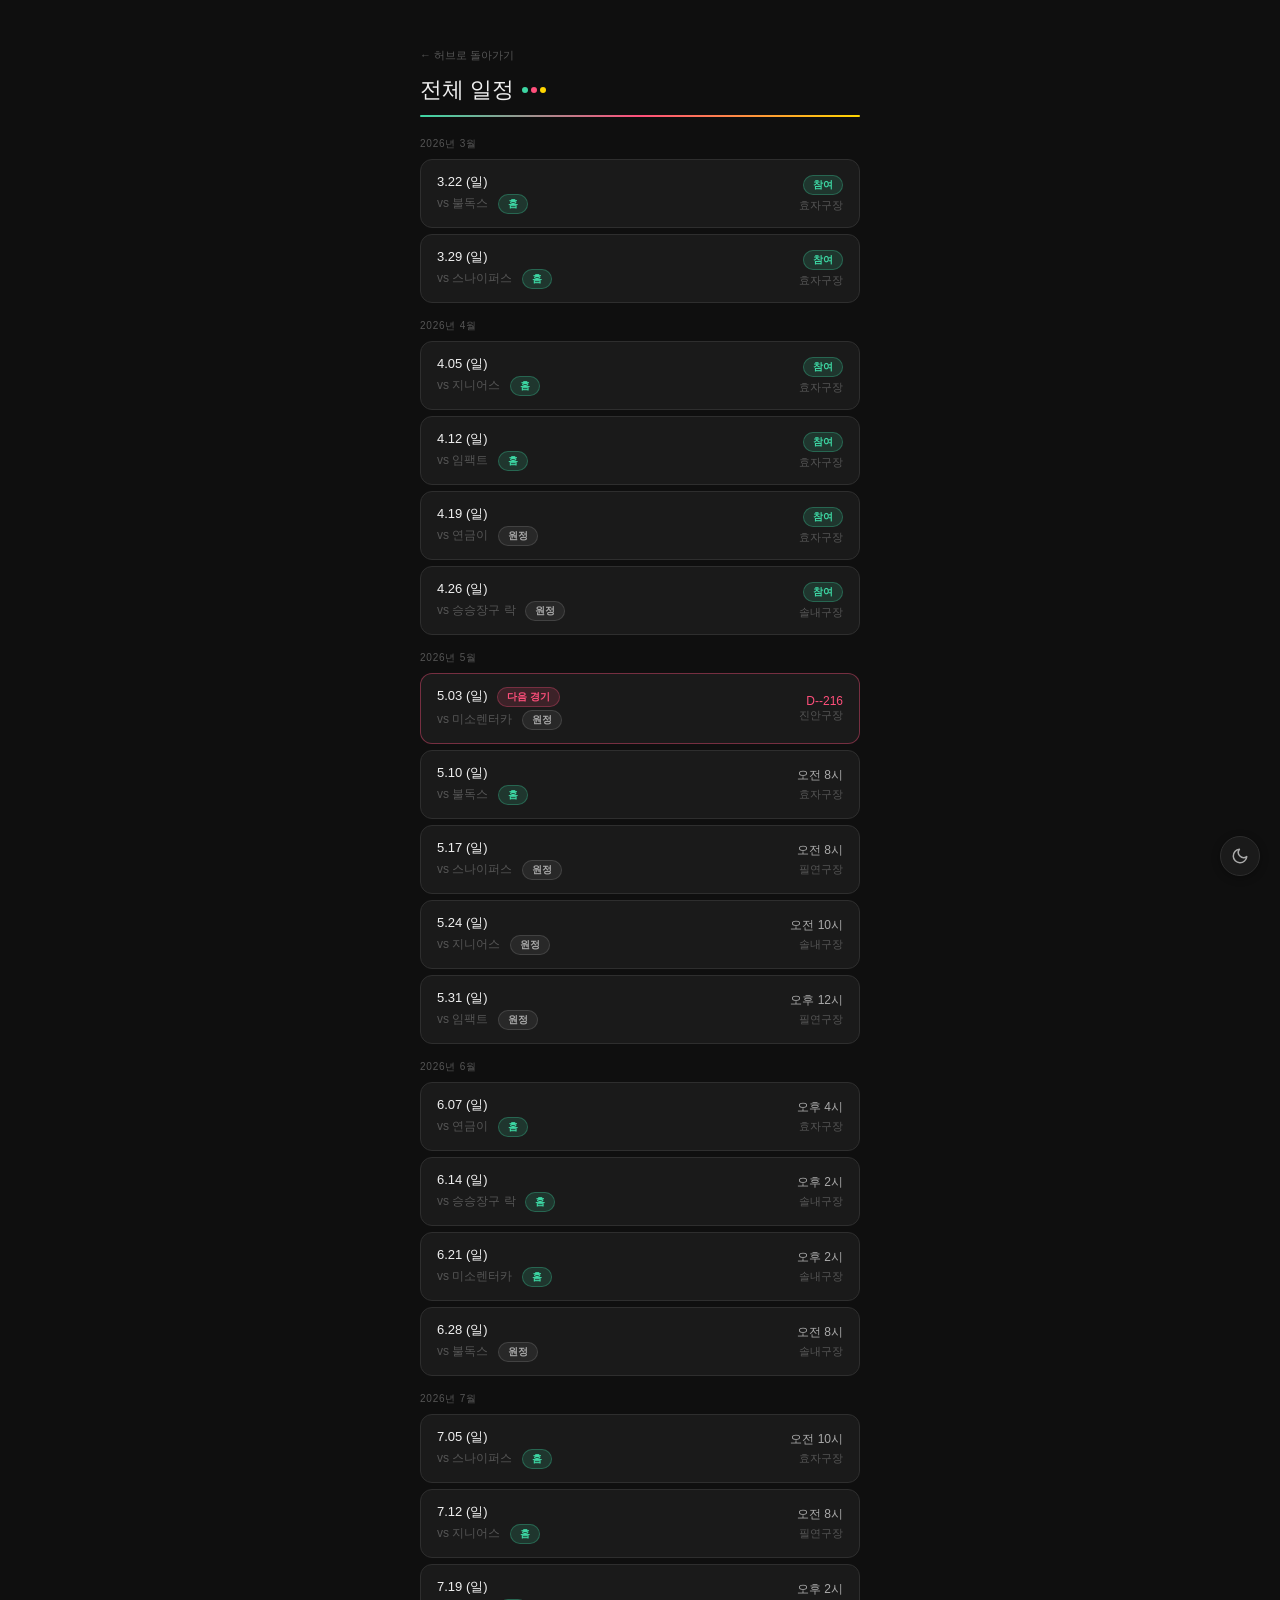
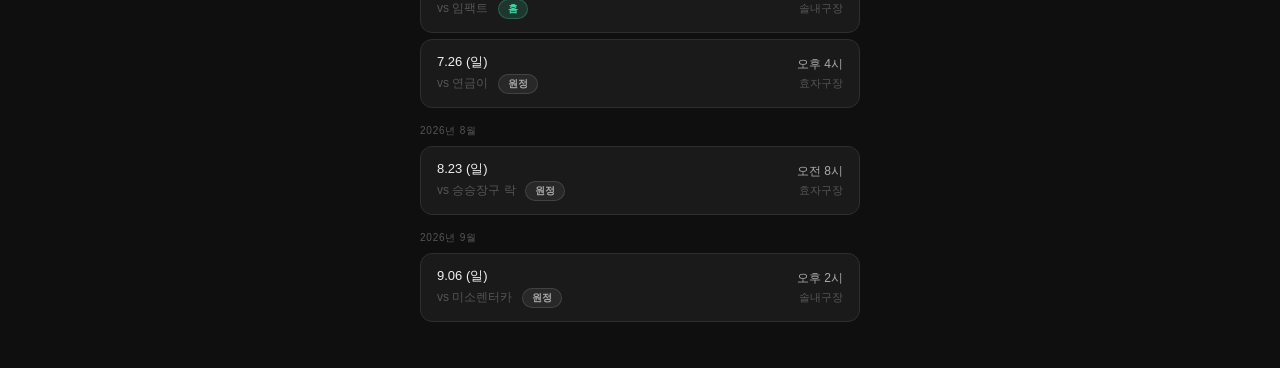
<file: schedule.html>
<!DOCTYPE html>
<html lang="ko">
<head>
<meta charset="UTF-8">
<script>
  (function() {
    const t = localStorage.getItem('theme') || 'dark';
    document.documentElement.setAttribute('data-theme', t);
  })();
</script>
<link rel="stylesheet" href="style.css">
<meta name="viewport" content="width=device-width, initial-scale=1.0, maximum-scale=1.0">
<title>전체 일정 · 학균</title>
<style>
/* ── schedule 전용 ── */
.month-label { font-size: 10px; color: var(--text3); letter-spacing: 0.08em; margin: 16px 0 8px; }
.month-label:first-of-type { margin-top: 0; }
.game-row {
  background: var(--bg2); border: 0.5px solid var(--border);
  border-radius: 12px; padding: 13px 16px; margin-bottom: 6px;
  display: flex; align-items: center; justify-content: space-between;
}
.game-row.upcoming { border-color: var(--border); }
.game-row.next-game { border-color: rgba(255,79,123,0.4); }
.game-row.done { opacity: 0.45; }
.game-row.participated { opacity: 1; }
.row-date { font-size: 13px; font-weight: 500; color: var(--text); margin-bottom: 3px; }
.row-opponent { font-size: 12px; color: var(--text3); }
.row-right { text-align: right; }
.row-time { font-size: 12px; color: var(--text2); margin-bottom: 3px; }
.row-venue { font-size: 11px; color: var(--text3); }
.badge { margin-left: 6px; }
.dday { font-size: 12px; font-weight: 500; color: #FF4F7B; }
</style>
</head>
<body>

<a class="back" href="index.html">← 허브로 돌아가기</a>
<div class="title-row">
  <h1 class="title">전체 일정</h1>
  <div class="dots">
    <div class="dot dot-mint"></div>
    <div class="dot dot-pink"></div>
    <div class="dot dot-yellow"></div>
  </div>
</div>
<div class="gradient-bar"></div>

<div id="schedule-list"></div>

<script>
const MY_TEAM = '라이징스타';

async function loadJSON(path) {
  const res = await fetch(path);
  return res.json();
}

function formatTime(t) {
  const [h, m] = t.split(':');
  const hour = parseInt(h);
  return `${hour < 12 ? '오전' : '오후'} ${hour <= 12 ? hour : hour - 12}시${m !== '00' ? ' ' + m + '분' : ''}`;
}

function getDday(dateStr) {
  const today = new Date(); today.setHours(0,0,0,0);
  const target = new Date(dateStr + 'T00:00:00'); target.setHours(0,0,0,0);
  return Math.round((target - today) / 86400000);
}

function formatDate(dateStr) {
  const d = new Date(dateStr + 'T00:00:00');
  const days = ['일','월','화','수','목','금','토'];
  return `${d.getMonth()+1}.${String(d.getDate()).padStart(2,'0')} (${days[d.getDay()]})`;
}

function getMonth(dateStr) {
  const d = new Date(dateStr + 'T00:00:00');
  return `${d.getFullYear()}년 ${d.getMonth()+1}월`;
}

async function init() {
  const [schedule, games] = await Promise.all([
    loadJSON('data/schedule.json'),
    loadJSON('data/games.json'),
  ]);

  const gameDates = new Set(games.map(g => g.date));
  const today = new Date(); today.setHours(0,0,0,0);

  // 다음 경기 찾기
  const nextGame = schedule
    .filter(g => g.status === 'upcoming')
    .sort((a,b) => a.date.localeCompare(b.date))[0];

  // 월별로 그룹
  const months = {};
  schedule.forEach(g => {
    const m = getMonth(g.date);
    if (!months[m]) months[m] = [];
    months[m].push(g);
  });

  let html = '';
  for (const [month, games_] of Object.entries(months)) {
    html += `<p class="month-label">${month}</p>`;
    games_.forEach(g => {
      const isHome = g.home === MY_TEAM;
      const opponent = isHome ? g.away : g.home;
      const isNext = nextGame && g.date === nextGame.date;
      const isParticipated = gameDates.has(g.date) && g.status === 'done';
      const isDone = g.status === 'done';
      const dday = getDday(g.date);

      let rowClass = 'game-row';
      if (isNext) rowClass += ' next-game';
      else if (isParticipated) rowClass += ' participated';
      else if (isDone) rowClass += ' done';
      else rowClass += ' upcoming';

      const homeBadge = isHome
        ? '<span class="badge badge-mint">홈</span>'
        : '<span class="badge badge-gray">원정</span>';

      const rightContent = isNext
        ? `<div class="dday">D-${dday}</div><div class="row-venue">${g.venue}</div>`
        : isDone
          ? `<div class="row-time">${isParticipated ? '<span class="badge badge-mint">참여</span>' : '<span class="badge badge-pink">불참</span>'}</div><div class="row-venue">${g.venue}</div>`
          : `<div class="row-time">${formatTime(g.time)}</div><div class="row-venue">${g.venue}</div>`;

      html += `
        <div class="${rowClass}">
          <div class="row-left">
            <div class="row-date">${formatDate(g.date)} ${isNext ? '<span class="badge badge-pink">다음 경기</span>' : ''}</div>
            <div class="row-opponent">vs ${opponent} ${homeBadge}</div>
          </div>
          <div class="row-right">${rightContent}</div>
        </div>
      `;
    });
  }

  document.getElementById('schedule-list').innerHTML = html;
}

init();
</script>
<button class="theme-toggle" onclick="toggleTheme()" aria-label="테마 전환">
  <svg class="icon-moon" viewBox="0 0 24 24" fill="none" stroke="var(--text2)" stroke-width="2" stroke-linecap="round" stroke-linejoin="round">
    <path d="M21 12.79A9 9 0 1 1 11.21 3a7 7 0 0 0 9.79 9.79z"/>
  </svg>
  <svg class="icon-sun" viewBox="0 0 24 24" fill="none" stroke="var(--text2)" stroke-width="2" stroke-linecap="round" stroke-linejoin="round">
    <circle cx="12" cy="12" r="5"/>
    <line x1="12" y1="1" x2="12" y2="3"/><line x1="12" y1="21" x2="12" y2="23"/>
    <line x1="4.22" y1="4.22" x2="5.64" y2="5.64"/><line x1="18.36" y1="18.36" x2="19.78" y2="19.78"/>
    <line x1="1" y1="12" x2="3" y2="12"/><line x1="21" y1="12" x2="23" y2="12"/>
    <line x1="4.22" y1="19.78" x2="5.64" y2="18.36"/><line x1="18.36" y1="5.64" x2="19.78" y2="4.22"/>
  </svg>
</button>
<script>
function toggleTheme() {
  const current = document.documentElement.getAttribute('data-theme') || 'dark';
  const next = current === 'dark' ? 'light' : 'dark';
  document.documentElement.setAttribute('data-theme', next);
  localStorage.setItem('theme', next);
}
</script>
</body>
</html>
</file>
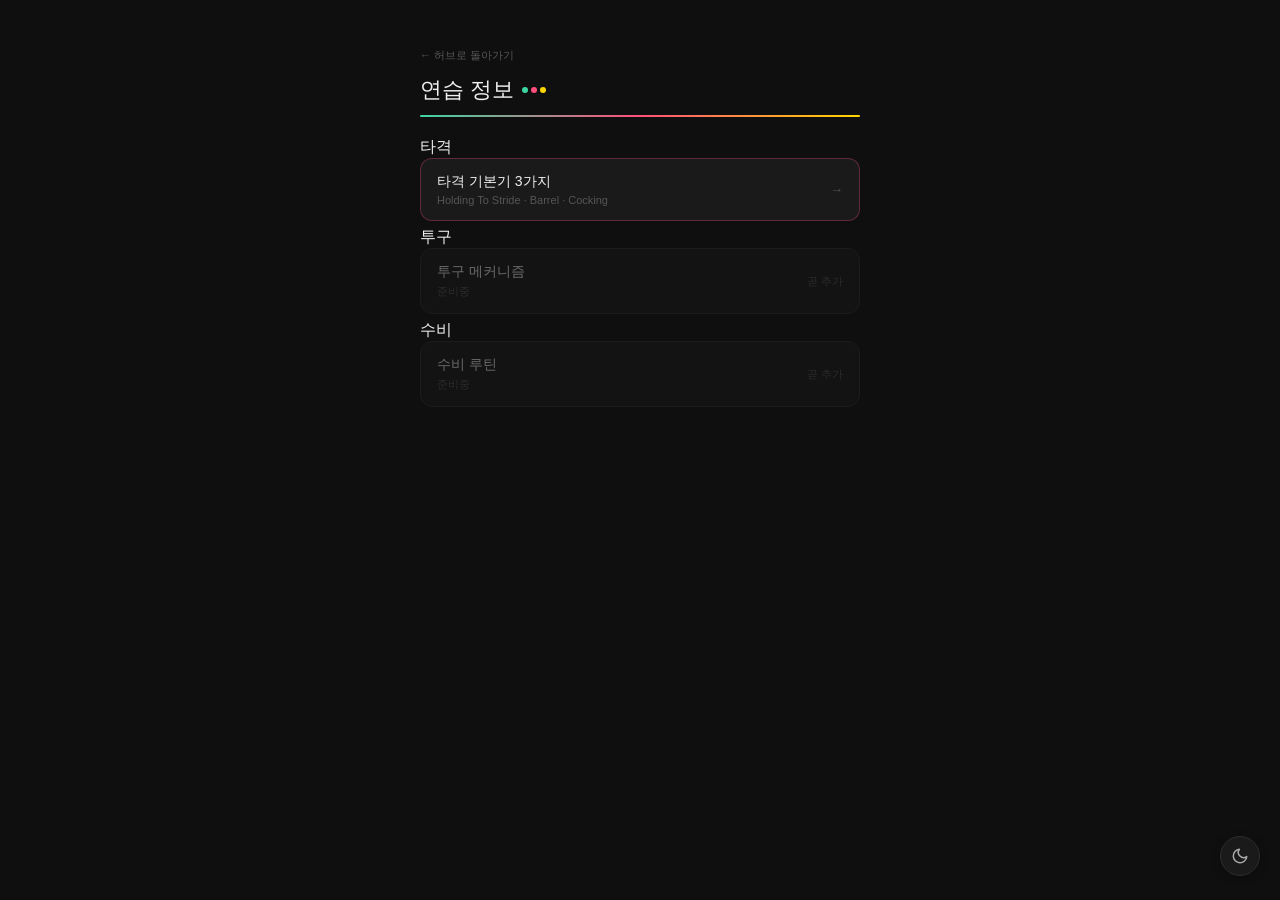
<file: training.html>
<!DOCTYPE html>
<html lang="ko">
<head>
<meta charset="UTF-8">
<script>
  (function() {
    const t = localStorage.getItem('theme') || 'dark';
    document.documentElement.setAttribute('data-theme', t);
  })();
</script>
<link rel="stylesheet" href="style.css">
<meta name="viewport" content="width=device-width, initial-scale=1.0, maximum-scale=1.0">
<title>연습 정보 · 학균</title>
<style>
/* ── training 전용 ── */
.item-card {
  background: var(--bg2); border: 0.5px solid var(--border);
  border-radius: 12px; padding: 14px 16px; margin-bottom: 6px;
  display: flex; justify-content: space-between; align-items: center;
  text-decoration: none; cursor: pointer; transition: background 0.15s;
}
.item-card:hover { background: var(--bg3); }
.item-card.available { border-color: rgba(255,79,123,0.3); }
.item-card.soon { opacity: 0.4; cursor: default; }
.item-name { font-size: 14px; font-weight: 500; color: var(--text); margin-bottom: 3px; }
.item-desc { font-size: 11px; color: var(--text3); }
.item-arrow { font-size: 13px; color: var(--text3); }
.item-soon { font-size: 11px; color: var(--text3); }
</style>
</head>
<body>

<a class="back" href="index.html">← 허브로 돌아가기</a>
<div class="title-row">
  <h1 class="title">연습 정보</h1>
  <div class="dots">
    <div class="dot dot-mint"></div>
    <div class="dot dot-pink"></div>
    <div class="dot dot-yellow"></div>
  </div>
</div>
<div class="gradient-bar"></div>

<p class="category-label">타격</p>

<a class="item-card available" href="batting.html">
  <div class="item-left">
    <p class="item-name">타격 기본기 3가지</p>
    <p class="item-desc">Holding To Stride · Barrel · Cocking</p>
  </div>
  <span class="item-arrow">→</span>
</a>

<p class="category-label">투구</p>

<div class="item-card soon">
  <div class="item-left">
    <p class="item-name">투구 메커니즘</p>
    <p class="item-desc">준비중</p>
  </div>
  <span class="item-soon">곧 추가</span>
</div>

<p class="category-label">수비</p>

<div class="item-card soon">
  <div class="item-left">
    <p class="item-name">수비 루틴</p>
    <p class="item-desc">준비중</p>
  </div>
  <span class="item-soon">곧 추가</span>
</div>

<button class="theme-toggle" onclick="toggleTheme()" aria-label="테마 전환">
  <svg class="icon-moon" viewBox="0 0 24 24" fill="none" stroke="var(--text2)" stroke-width="2" stroke-linecap="round" stroke-linejoin="round">
    <path d="M21 12.79A9 9 0 1 1 11.21 3a7 7 0 0 0 9.79 9.79z"/>
  </svg>
  <svg class="icon-sun" viewBox="0 0 24 24" fill="none" stroke="var(--text2)" stroke-width="2" stroke-linecap="round" stroke-linejoin="round">
    <circle cx="12" cy="12" r="5"/>
    <line x1="12" y1="1" x2="12" y2="3"/><line x1="12" y1="21" x2="12" y2="23"/>
    <line x1="4.22" y1="4.22" x2="5.64" y2="5.64"/><line x1="18.36" y1="18.36" x2="19.78" y2="19.78"/>
    <line x1="1" y1="12" x2="3" y2="12"/><line x1="21" y1="12" x2="23" y2="12"/>
    <line x1="4.22" y1="19.78" x2="5.64" y2="18.36"/><line x1="18.36" y1="5.64" x2="19.78" y2="4.22"/>
  </svg>
</button>
<script>
function toggleTheme() {
  const current = document.documentElement.getAttribute('data-theme') || 'dark';
  const next = current === 'dark' ? 'light' : 'dark';
  document.documentElement.setAttribute('data-theme', next);
  localStorage.setItem('theme', next);
}
</script>
</body>
</html>
</file>
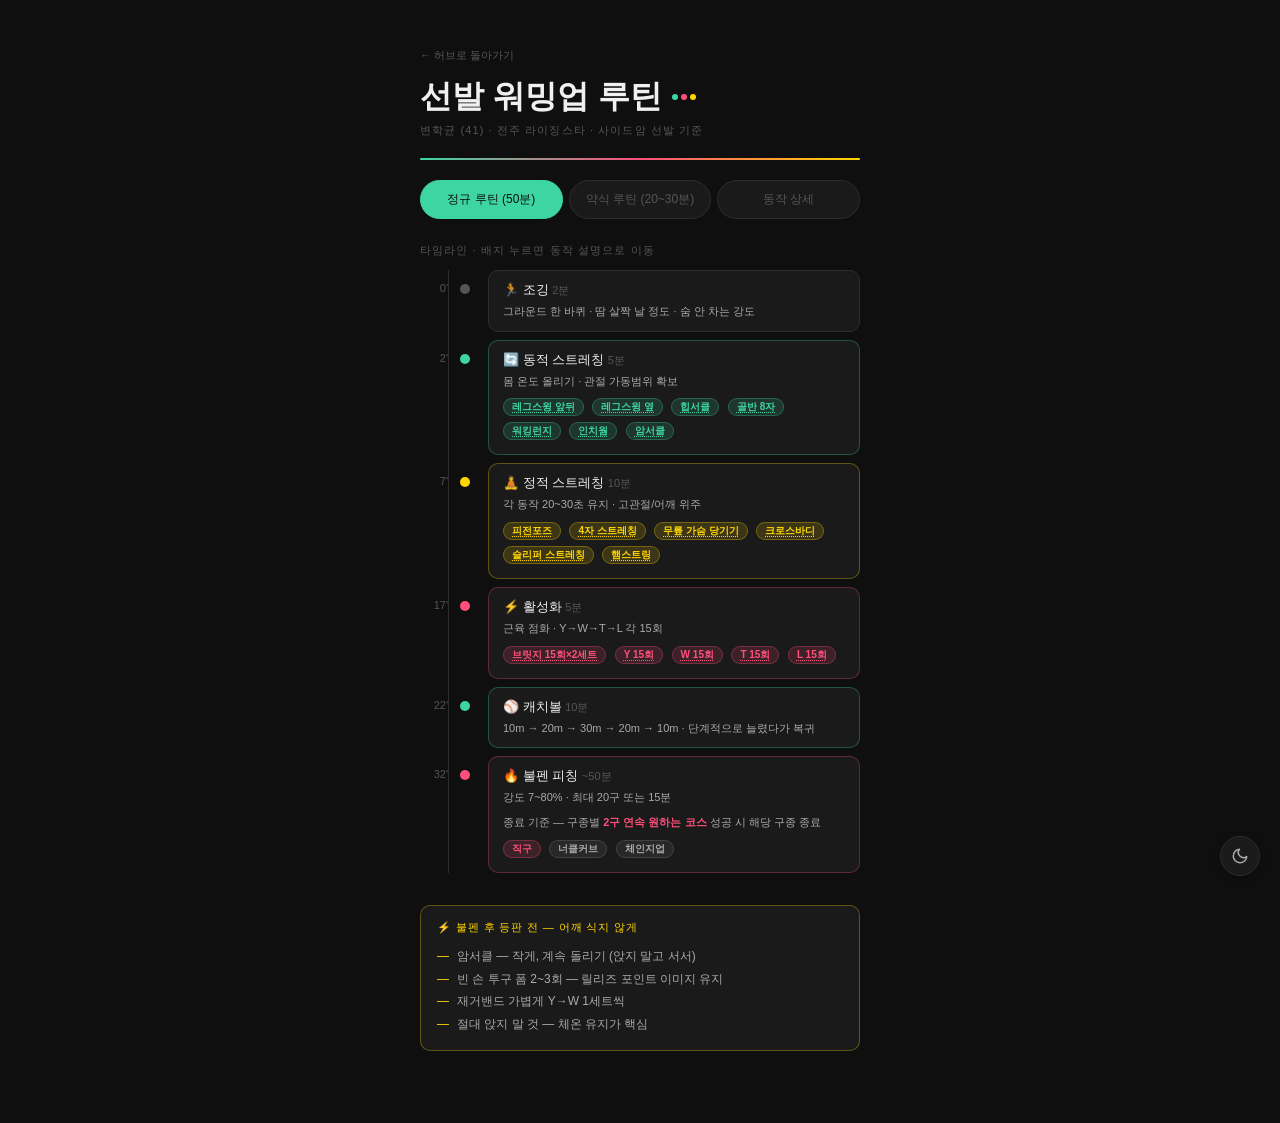
<file: warmup.html>
<!DOCTYPE html>
<html lang="ko">
<head>
<meta charset="UTF-8">
<script>
  (function() {
    const t = localStorage.getItem('theme') || 'dark';
    document.documentElement.setAttribute('data-theme', t);
  })();
</script>
<link rel="stylesheet" href="style.css">
<meta name="viewport" content="width=device-width, initial-scale=1.0, maximum-scale=1.0">
<title>학균 선발 워밍업 루틴</title>
<style>
/* ── warmup 전용 ── */
.wrap { max-width: 480px; margin: 0 auto; }
.header { margin-bottom: 20px; }
.header-top { display: flex; align-items: center; gap: 10px; margin-bottom: 4px; }
h1.title { font-size: 18px; font-weight: 500; }

.tab-row { display: flex; gap: 6px; margin-bottom: 24px; }
.tab-btn {
  flex: 1; padding: 10px 8px; border-radius: 20px;
  border: 0.5px solid var(--border); background: var(--bg2);
  color: var(--text3); font-size: 12px; font-weight: 500;
  cursor: pointer; transition: all 0.15s; text-align: center;
}
.tab-btn.active { background: #3DD6A3; color: var(--bg); border-color: #3DD6A3; }
[data-theme="light"] .tab-btn.active { background: #00B87A; border-color: #00B87A; }
.tab-content { display: none; }
.tab-content.active { display: block; }

.section-title { font-size: 11px; font-weight: 500; color: var(--text3); letter-spacing: 0.1em; margin-bottom: 12px; text-transform: uppercase; }

.timeline { position: relative; margin-bottom: 32px; }
.timeline::before { content: ''; position: absolute; left: 28px; top: 0; bottom: 0; width: 1px; background: var(--border); }
.tl-item { display: flex; gap: 12px; margin-bottom: 8px; }
.tl-time { width: 28px; text-align: right; font-size: 11px; color: var(--text3); padding-top: 12px; flex-shrink: 0; }
.tl-dot-wrap { display: flex; align-items: flex-start; width: 16px; flex-shrink: 0; padding-top: 14px; position: relative; z-index: 1; }
.tl-dot { width: 10px; height: 10px; border-radius: 50%; }
.tl-card { flex: 1; background: var(--bg2); border: 0.5px solid var(--border); border-radius: 10px; padding: 10px 14px; }
.tl-card.c-mint   { border-color: rgba(61,214,163,0.3); }
.tl-card.c-pink   { border-color: rgba(255,79,123,0.3); }
.tl-card.c-yellow { border-color: rgba(255,214,0,0.3); }
.tl-title { font-size: 13px; font-weight: 500; color: var(--text); margin-bottom: 3px; }
.tl-sub { font-size: 11px; color: var(--text2); line-height: 1.7; }

.tl-badge { display: inline-block; font-size: 10px; font-weight: 600; padding: 1px 8px; border-radius: 10px; margin-right: 4px; margin-bottom: 4px; }
.tl-badge[data-target] { cursor: pointer; text-decoration: underline dotted; text-underline-offset: 2px; transition: opacity 0.15s; }
.tl-badge[data-target]:hover { opacity: 0.7; }
.b-mint   { background: rgba(61,214,163,0.15); color: #3DD6A3;  border: 0.5px solid rgba(61,214,163,0.3); }
[data-theme="light"] .b-mint { color: #00B87A; background: rgba(0,184,122,0.15); border-color: rgba(0,184,122,0.3); }
.b-pink   { background: rgba(255,79,123,0.15); color: #FF4F7B;  border: 0.5px solid rgba(255,79,123,0.3); }
.b-yellow { background: rgba(255,214,0,0.15);  color: #FFD600;  border: 0.5px solid rgba(255,214,0,0.3); }
[data-theme="light"] .b-yellow { background: rgba(255,214,0,0.25); color: #8B6500; border-color: rgba(255,214,0,0.6); }
.b-gray   { background: rgba(170,170,170,0.1); color: var(--text2);  border: 0.5px solid rgba(170,170,170,0.2); }

.note-box { background: var(--bg2); border: 0.5px solid rgba(255,214,0,0.3); border-radius: 10px; padding: 14px 16px; margin-bottom: 32px; }
.note-title { font-size: 11px; font-weight: 500; color: #FFD600; letter-spacing: 0.08em; text-transform: uppercase; margin-bottom: 10px; }
[data-theme="light"] .note-title { color: #F59B00; }
.note-list { list-style: none; }
.note-list li { font-size: 12px; color: var(--text2); line-height: 1.9; display: flex; gap: 8px; }
.note-list li::before { content: '—'; color: #FFD600; flex-shrink: 0; }
[data-theme="light"] .note-list li::before { color: #F59B00; }

.detail-group { margin-bottom: 24px; }
.detail-group-title { font-size: 12px; font-weight: 600; color: #3DD6A3; margin-bottom: 10px; letter-spacing: 0.05em; }
[data-theme="light"] .detail-group-title { color: #00B87A; }
.detail-card { background: var(--bg2); border: 0.5px solid var(--border); border-radius: 10px; margin-bottom: 6px; overflow: hidden; transition: border-color 0.3s; }
.detail-card.highlight { border-color: #3DD6A3; }
[data-theme="light"] .detail-card.highlight { border-color: #00B87A; }
.detail-header { display: flex; align-items: center; justify-content: space-between; padding: 11px 14px; cursor: pointer; user-select: none; }
.detail-header:hover { background: var(--bg3); }
.detail-name { font-size: 13px; font-weight: 500; color: var(--text); }
.detail-chevron { font-size: 9px; color: var(--text3); transition: transform 0.2s; }
.detail-chevron.open { transform: rotate(180deg); }
.detail-body { display: none; padding: 0 14px 14px; border-top: 0.5px solid var(--border); }
.detail-body.open { display: block; }
.detail-body p { font-size: 12px; color: var(--text2); line-height: 1.9; margin-top: 10px; }
.detail-body .step { display: flex; gap: 8px; font-size: 12px; color: var(--text2); line-height: 1.8; margin-top: 6px; }
.detail-body .step-num { color: #3DD6A3; font-weight: 600; min-width: 16px; flex-shrink: 0; }
[data-theme="light"] .detail-body .step-num { color: #00B87A; }
.detail-body .tip { font-size: 11px; color: var(--text3); margin-top: 8px; }
.media-slot { margin-top: 10px; background: var(--bg3); border: 0.5px dashed var(--border); border-radius: 8px; padding: 10px 14px; font-size: 11px; color: var(--text3); text-align: center; }
</style>
</head>
<body>
<div class="wrap">
  <a class="back" href="index.html">← 허브로 돌아가기</a>
  <div class="header">
    <div class="header-top">
      <h1>선발 워밍업 루틴</h1>
      <div class="dots">
        <div class="dot dot-mint"></div><div class="dot dot-pink"></div><div class="dot dot-yellow"></div>
      </div>
    </div>
    <p class="subtitle">변학균 (41) · 전주 라이징스타 · 사이드암 선발 기준</p>
  </div>
  <div class="gradient-bar"></div>

  <div class="tab-row">
    <button class="tab-btn active" onclick="switchTab('full', this)">정규 루틴 (50분)</button>
    <button class="tab-btn" onclick="switchTab('short', this)">약식 루틴 (20~30분)</button>
    <button class="tab-btn" onclick="switchTab('detail', this)">동작 상세</button>
  </div>

  <!-- ===== 정규 루틴 ===== -->
  <div class="tab-content active" id="tab-full">
    <div class="section-title">타임라인 · 배지 누르면 동작 설명으로 이동</div>
    <div class="timeline">

      <div class="tl-item">
        <div class="tl-time">0'</div>
        <div class="tl-dot-wrap"><div class="tl-dot" style="background:var(--text3)"></div></div>
        <div class="tl-card">
          <div class="tl-title">🏃 조깅 <span style="font-size:11px;color:var(--text3);font-weight:400;">2분</span></div>
          <div class="tl-sub">그라운드 한 바퀴 · 땀 살짝 날 정도 · 숨 안 차는 강도</div>
        </div>
      </div>

      <div class="tl-item">
        <div class="tl-time">2'</div>
        <div class="tl-dot-wrap"><div class="tl-dot" style="background:#3DD6A3"></div></div>
        <div class="tl-card c-mint">
          <div class="tl-title">🔄 동적 스트레칭 <span style="font-size:11px;color:var(--text3);font-weight:400;">5분</span></div>
          <div class="tl-sub" style="margin-bottom:6px;">몸 온도 올리기 · 관절 가동범위 확보</div>
          <span class="tl-badge b-mint" data-target="detail-레그스윙">레그스윙 앞뒤</span>
          <span class="tl-badge b-mint" data-target="detail-레그스윙">레그스윙 옆</span>
          <span class="tl-badge b-mint" data-target="detail-힙서클">힙서클</span>
          <span class="tl-badge b-mint" data-target="detail-골반8자">골반 8자</span>
          <span class="tl-badge b-mint" data-target="detail-워킹런지">워킹런지</span>
          <span class="tl-badge b-mint" data-target="detail-인치웜">인치웜</span>
          <span class="tl-badge b-mint" data-target="detail-암서클">암서클</span>
        </div>
      </div>

      <div class="tl-item">
        <div class="tl-time">7'</div>
        <div class="tl-dot-wrap"><div class="tl-dot" style="background:#FFD600"></div></div>
        <div class="tl-card c-yellow">
          <div class="tl-title">🧘 정적 스트레칭 <span style="font-size:11px;color:var(--text3);font-weight:400;">10분</span></div>
          <div class="tl-sub" style="margin-bottom:6px;">각 동작 20~30초 유지 · 고관절/어깨 위주</div>
          <span class="tl-badge b-yellow" data-target="detail-피전포즈">피전포즈</span>
          <span class="tl-badge b-yellow" data-target="detail-4자">4자 스트레칭</span>
          <span class="tl-badge b-yellow" data-target="detail-무릎가슴">무릎 가슴 당기기</span>
          <span class="tl-badge b-yellow" data-target="detail-크로스바디">크로스바디</span>
          <span class="tl-badge b-yellow" data-target="detail-슬리퍼">슬리퍼 스트레칭</span>
          <span class="tl-badge b-yellow" data-target="detail-햄스트링">햄스트링</span>
        </div>
      </div>

      <div class="tl-item">
        <div class="tl-time">17'</div>
        <div class="tl-dot-wrap"><div class="tl-dot" style="background:#FF4F7B"></div></div>
        <div class="tl-card c-pink">
          <div class="tl-title">⚡ 활성화 <span style="font-size:11px;color:var(--text3);font-weight:400;">5분</span></div>
          <div class="tl-sub" style="margin-bottom:6px;">근육 점화 · Y→W→T→L 각 15회</div>
          <span class="tl-badge b-pink" data-target="detail-브릿지">브릿지 15회×2세트</span>
          <span class="tl-badge b-pink" data-target="detail-재거밴드">Y 15회</span>
          <span class="tl-badge b-pink" data-target="detail-재거밴드">W 15회</span>
          <span class="tl-badge b-pink" data-target="detail-재거밴드">T 15회</span>
          <span class="tl-badge b-pink" data-target="detail-재거밴드">L 15회</span>
        </div>
      </div>

      <div class="tl-item">
        <div class="tl-time">22'</div>
        <div class="tl-dot-wrap"><div class="tl-dot" style="background:#3DD6A3"></div></div>
        <div class="tl-card c-mint">
          <div class="tl-title">⚾ 캐치볼 <span style="font-size:11px;color:var(--text3);font-weight:400;">10분</span></div>
          <div class="tl-sub">10m → 20m → 30m → 20m → 10m · 단계적으로 늘렸다가 복귀</div>
        </div>
      </div>

      <div class="tl-item">
        <div class="tl-time">32'</div>
        <div class="tl-dot-wrap"><div class="tl-dot" style="background:#FF4F7B"></div></div>
        <div class="tl-card c-pink">
          <div class="tl-title">🔥 불펜 피칭 <span style="font-size:11px;color:var(--text3);font-weight:400;">~50분</span></div>
          <div class="tl-sub" style="margin-bottom:6px;">강도 7~80% · 최대 20구 또는 15분</div>
          <div class="tl-sub">종료 기준 — 구종별 <strong style="color:#FF4F7B">2구 연속 원하는 코스</strong> 성공 시 해당 구종 종료</div>
          <div style="margin-top:6px;">
            <span class="tl-badge b-pink">직구</span>
            <span class="tl-badge b-gray">너클커브</span>
            <span class="tl-badge b-gray">체인지업</span>
          </div>
        </div>
      </div>

    </div>

    <div class="note-box">
      <div class="note-title">⚡ 불펜 후 등판 전 — 어깨 식지 않게</div>
      <ul class="note-list">
        <li>암서클 — 작게, 계속 돌리기 (앉지 말고 서서)</li>
        <li>빈 손 투구 폼 2~3회 — 릴리즈 포인트 이미지 유지</li>
        <li>재거밴드 가볍게 Y→W 1세트씩</li>
        <li>절대 앉지 말 것 — 체온 유지가 핵심</li>
      </ul>
    </div>
  </div>

  <!-- ===== 약식 루틴 ===== -->
  <div class="tab-content" id="tab-short">
    <div class="section-title">약식 타임라인 · 늦었을 때 최소한</div>
    <div class="timeline">

      <div class="tl-item">
        <div class="tl-time">0'</div>
        <div class="tl-dot-wrap"><div class="tl-dot" style="background:var(--text3)"></div></div>
        <div class="tl-card">
          <div class="tl-title">🏃 조깅 <span style="font-size:11px;color:var(--text3);font-weight:400;">2분</span></div>
          <div class="tl-sub">그라운드 한 바퀴 · 최대한 빠르게 몸 온도 올리기</div>
        </div>
      </div>

      <div class="tl-item">
        <div class="tl-time">2'</div>
        <div class="tl-dot-wrap"><div class="tl-dot" style="background:#3DD6A3"></div></div>
        <div class="tl-card c-mint">
          <div class="tl-title">🔄 동적 스트레칭 <span style="font-size:11px;color:var(--text3);font-weight:400;">4분</span></div>
          <div class="tl-sub" style="margin-bottom:6px;">핵심만</div>
          <span class="tl-badge b-mint" data-target="detail-레그스윙">레그스윙 앞뒤/옆</span>
          <span class="tl-badge b-mint" data-target="detail-힙서클">힙서클</span>
          <span class="tl-badge b-mint" data-target="detail-암서클">암서클</span>
        </div>
      </div>

      <div class="tl-item">
        <div class="tl-time">6'</div>
        <div class="tl-dot-wrap"><div class="tl-dot" style="background:#FFD600"></div></div>
        <div class="tl-card c-yellow">
          <div class="tl-title">🧘 정적 스트레칭 <span style="font-size:11px;color:var(--text3);font-weight:400;">4분</span></div>
          <div class="tl-sub" style="margin-bottom:6px;">핵심만 · 각 15~20초</div>
          <span class="tl-badge b-yellow" data-target="detail-피전포즈">피전포즈</span>
          <span class="tl-badge b-yellow" data-target="detail-4자">4자 스트레칭</span>
          <span class="tl-badge b-yellow" data-target="detail-크로스바디">크로스바디</span>
        </div>
      </div>

      <div class="tl-item">
        <div class="tl-time">10'</div>
        <div class="tl-dot-wrap"><div class="tl-dot" style="background:#FF4F7B"></div></div>
        <div class="tl-card c-pink">
          <div class="tl-title">⚡ 재거밴드 <span style="font-size:11px;color:var(--text3);font-weight:400;">2분</span></div>
          <div class="tl-sub" style="margin-bottom:6px;">Y→W→T→L 각 10회</div>
          <span class="tl-badge b-pink" data-target="detail-재거밴드">Y 10회</span>
          <span class="tl-badge b-pink" data-target="detail-재거밴드">W 10회</span>
          <span class="tl-badge b-pink" data-target="detail-재거밴드">T 10회</span>
          <span class="tl-badge b-pink" data-target="detail-재거밴드">L 10회</span>
        </div>
      </div>

      <div class="tl-item">
        <div class="tl-time">12'</div>
        <div class="tl-dot-wrap"><div class="tl-dot" style="background:#3DD6A3"></div></div>
        <div class="tl-card c-mint">
          <div class="tl-title">⚾ 캐치볼 <span style="font-size:11px;color:var(--text3);font-weight:400;">8분</span></div>
          <div class="tl-sub">10m → 20m → 30m → 20m → 10m</div>
        </div>
      </div>

      <div class="tl-item">
        <div class="tl-time">20'</div>
        <div class="tl-dot-wrap"><div class="tl-dot" style="background:#FF4F7B"></div></div>
        <div class="tl-card c-pink">
          <div class="tl-title">🔥 불펜 피칭 <span style="font-size:11px;color:var(--text3);font-weight:400;">~30분</span></div>
          <div class="tl-sub">강도 7~80% · 최대 15구 또는 10분 · 구종별 2구 연속 성공 시 종료</div>
        </div>
      </div>

    </div>
    <div class="note-box">
      <div class="note-title">⚡ 불펜 후 등판 전 — 어깨 식지 않게</div>
      <ul class="note-list">
        <li>암서클 — 작게, 계속 돌리기 (앉지 말고 서서)</li>
        <li>빈 손 투구 폼 2~3회 — 릴리즈 포인트 이미지 유지</li>
        <li>재거밴드 가볍게 Y→W 1세트씩</li>
        <li>절대 앉지 말 것 — 체온 유지가 핵심</li>
      </ul>
    </div>
  </div>

  <!-- ===== 동작 상세 ===== -->
  <div class="tab-content" id="tab-detail">

    <div class="detail-group">
      <div class="detail-group-title">— 동적 스트레칭</div>

      <div class="detail-card" id="detail-레그스윙">
        <div class="detail-header" onclick="toggleDetail(this)">
          <span class="detail-name">레그스윙 (앞뒤 / 옆)</span>
          <span class="detail-chevron">▼</span>
        </div>
        <div class="detail-body">
          <div class="step"><span class="step-num">1.</span><span>한 손으로 벽이나 펜스를 짚어 균형 잡기</span></div>
          <div class="step"><span class="step-num">2.</span><span>한쪽 다리를 자연스럽게 앞뒤로 흔들기 — 힘 빼고, 진자 운동처럼</span></div>
          <div class="step"><span class="step-num">3.</span><span>앞뒤 10회 후 같은 자세로 좌우로 10회</span></div>
          <div class="step"><span class="step-num">4.</span><span>반대 다리 반복</span></div>
          <p class="tip">⚑ 발을 억지로 높이 올리지 않아도 됨. 자연스럽게 흔드는 게 포인트.</p>
          <div class="media-slot">📎 영상/이미지 링크 추가 가능</div>
        </div>
      </div>

      <div class="detail-card" id="detail-힙서클">
        <div class="detail-header" onclick="toggleDetail(this)">
          <span class="detail-name">힙서클</span>
          <span class="detail-chevron">▼</span>
        </div>
        <div class="detail-body">
          <div class="step"><span class="step-num">1.</span><span>발을 어깨너비로 벌리고 서서 손을 허리에 올리기</span></div>
          <div class="step"><span class="step-num">2.</span><span>골반을 크게 원을 그리듯 천천히 돌리기</span></div>
          <div class="step"><span class="step-num">3.</span><span>시계 방향 10회 → 반시계 방향 10회</span></div>
          <p class="tip">⚑ 상체는 최대한 고정하고 골반만 움직이는 게 핵심.</p>
          <div class="media-slot">📎 영상/이미지 링크 추가 가능</div>
        </div>
      </div>

      <div class="detail-card" id="detail-골반8자">
        <div class="detail-header" onclick="toggleDetail(this)">
          <span class="detail-name">골반 8자 돌리기 (박종훈식)</span>
          <span class="detail-chevron">▼</span>
        </div>
        <div class="detail-body">
          <div class="step"><span class="step-num">1.</span><span>다리를 어깨너비보다 넓게 벌리고 무릎을 살짝 구부리기</span></div>
          <div class="step"><span class="step-num">2.</span><span>무릎과 골반을 연동해서 8자를 그리듯 돌리기</span></div>
          <div class="step"><span class="step-num">3.</span><span>좌우 번갈아 부드럽게 · 10~15회</span></div>
          <p class="tip">⚑ 사이드암 투수 필수 — 투구 시 골반 회전 가동범위 확보.</p>
          <div class="media-slot">📎 영상/이미지 링크 추가 가능</div>
        </div>
      </div>

      <div class="detail-card" id="detail-워킹런지">
        <div class="detail-header" onclick="toggleDetail(this)">
          <span class="detail-name">워킹런지</span>
          <span class="detail-chevron">▼</span>
        </div>
        <div class="detail-body">
          <div class="step"><span class="step-num">1.</span><span>서있는 상태에서 한 발을 크게 앞으로 내딛기</span></div>
          <div class="step"><span class="step-num">2.</span><span>앞 무릎이 90도, 뒷 무릎이 바닥 가까이 내려오게</span></div>
          <div class="step"><span class="step-num">3.</span><span>앞 발로 밀어내며 일어서고 반대발로 앞으로 이동 · 10보</span></div>
          <p class="tip">⚑ 왼 무릎 지끈거릴 때는 깊이 줄이거나 제자리 런지로 대체.</p>
          <div class="media-slot">📎 영상/이미지 링크 추가 가능</div>
        </div>
      </div>

      <div class="detail-card" id="detail-인치웜">
        <div class="detail-header" onclick="toggleDetail(this)">
          <span class="detail-name">인치웜</span>
          <span class="detail-chevron">▼</span>
        </div>
        <div class="detail-body">
          <div class="step"><span class="step-num">1.</span><span>서서 무릎을 최대한 펴고 손을 바닥에 짚기</span></div>
          <div class="step"><span class="step-num">2.</span><span>손을 앞으로 걸어 플랭크 자세까지 이동</span></div>
          <div class="step"><span class="step-num">3.</span><span>잠깐 유지 후 발을 손 쪽으로 걸어 돌아오기</span></div>
          <div class="step"><span class="step-num">4.</span><span>일어서며 1회 완료 · 5회 반복</span></div>
          <p class="tip">⚑ 햄스트링 + 코어 + 어깨 동시에 풀리는 효율 최고 동작.</p>
          <div class="media-slot">📎 영상/이미지 링크 추가 가능</div>
        </div>
      </div>

      <div class="detail-card" id="detail-암서클">
        <div class="detail-header" onclick="toggleDetail(this)">
          <span class="detail-name">암서클</span>
          <span class="detail-chevron">▼</span>
        </div>
        <div class="detail-body">
          <div class="step"><span class="step-num">1.</span><span>양팔을 옆으로 쭉 펴기</span></div>
          <div class="step"><span class="step-num">2.</span><span>작은 원 → 큰 원 순서로 앞으로 10회</span></div>
          <div class="step"><span class="step-num">3.</span><span>방향 바꿔 뒤로 10회</span></div>
          <p class="tip">⚑ 어깨 관절 가동범위 확보 · 재거밴드 전 필수.</p>
          <div class="media-slot">📎 영상/이미지 링크 추가 가능</div>
        </div>
      </div>
    </div>

    <div class="detail-group">
      <div class="detail-group-title">— 정적 스트레칭</div>

      <div class="detail-card" id="detail-피전포즈">
        <div class="detail-header" onclick="toggleDetail(this)">
          <span class="detail-name">피전포즈 (고관절)</span>
          <span class="detail-chevron">▼</span>
        </div>
        <div class="detail-body">
          <div class="step"><span class="step-num">1.</span><span>네발기기 자세에서 한쪽 무릎을 앞으로 가져와 바닥에 비스듬히 놓기</span></div>
          <div class="step"><span class="step-num">2.</span><span>뒷다리는 뒤로 쭉 뻗기</span></div>
          <div class="step"><span class="step-num">3.</span><span>상체를 앞으로 숙여 고관절 앞쪽을 늘려주기 · 30초 유지</span></div>
          <div class="step"><span class="step-num">4.</span><span>반대쪽 반복</span></div>
          <p class="tip">⚑ 사이드암 투구 시 고관절 회전이 핵심 — 이 동작이 가장 중요.</p>
          <div class="media-slot">📎 영상/이미지 링크 추가 가능</div>
        </div>
      </div>

      <div class="detail-card" id="detail-4자">
        <div class="detail-header" onclick="toggleDetail(this)">
          <span class="detail-name">4자 스트레칭 (이상근)</span>
          <span class="detail-chevron">▼</span>
        </div>
        <div class="detail-body">
          <div class="step"><span class="step-num">1.</span><span>바르게 누워 한쪽 무릎을 세우기</span></div>
          <div class="step"><span class="step-num">2.</span><span>반대쪽 발목을 세운 무릎 위에 올려 숫자 4 모양 만들기</span></div>
          <div class="step"><span class="step-num">3.</span><span>세운 다리 허벅지 뒤를 양손으로 잡아 가슴 쪽으로 지그시 당기기 · 30초</span></div>
          <div class="step"><span class="step-num">4.</span><span>반대쪽 반복</span></div>
          <div class="media-slot">📎 영상/이미지 링크 추가 가능</div>
        </div>
      </div>

      <div class="detail-card" id="detail-무릎가슴">
        <div class="detail-header" onclick="toggleDetail(this)">
          <span class="detail-name">무릎 가슴으로 당기기</span>
          <span class="detail-chevron">▼</span>
        </div>
        <div class="detail-body">
          <div class="step"><span class="step-num">1.</span><span>바르게 누워 양 무릎을 굽히기</span></div>
          <div class="step"><span class="step-num">2.</span><span>양손으로 무릎 아래를 감싸 가슴 쪽으로 안아당기기</span></div>
          <div class="step"><span class="step-num">3.</span><span>허리가 바닥에 닿는 느낌 유지하며 30초</span></div>
          <div class="media-slot">📎 영상/이미지 링크 추가 가능</div>
        </div>
      </div>

      <div class="detail-card" id="detail-크로스바디">
        <div class="detail-header" onclick="toggleDetail(this)">
          <span class="detail-name">크로스바디 암 스트레칭 (어깨)</span>
          <span class="detail-chevron">▼</span>
        </div>
        <div class="detail-body">
          <div class="step"><span class="step-num">1.</span><span>한쪽 팔을 가슴 앞으로 쭉 뻗기</span></div>
          <div class="step"><span class="step-num">2.</span><span>반대팔로 팔꿈치 아래를 받쳐 몸 쪽으로 지그시 당기기</span></div>
          <div class="step"><span class="step-num">3.</span><span>어깨 뒤쪽이 당기는 느낌 · 20~30초</span></div>
          <div class="step"><span class="step-num">4.</span><span>반대쪽 반복</span></div>
          <div class="media-slot">📎 영상/이미지 링크 추가 가능</div>
        </div>
      </div>

      <div class="detail-card" id="detail-슬리퍼">
        <div class="detail-header" onclick="toggleDetail(this)">
          <span class="detail-name">슬리퍼 스트레칭 (후면 어깨)</span>
          <span class="detail-chevron">▼</span>
        </div>
        <div class="detail-body">
          <div class="step"><span class="step-num">1.</span><span>옆으로 누워 던지는 팔(오른팔)을 앞으로 뻗고 팔꿈치를 90도로 구부리기</span></div>
          <div class="step"><span class="step-num">2.</span><span>반대 손으로 손목을 잡고 손등이 바닥 방향으로 지그시 누르기</span></div>
          <div class="step"><span class="step-num">3.</span><span>어깨 후면 캡슐이 당기는 느낌 · 20~30초</span></div>
          <p class="tip">⚑ 투수 어깨 내회전 가동범위 확보 — 부상 예방 필수 동작.</p>
          <div class="media-slot">📎 영상/이미지 링크 추가 가능</div>
        </div>
      </div>

      <div class="detail-card" id="detail-햄스트링">
        <div class="detail-header" onclick="toggleDetail(this)">
          <span class="detail-name">햄스트링 스트레칭</span>
          <span class="detail-chevron">▼</span>
        </div>
        <div class="detail-body">
          <div class="step"><span class="step-num">1.</span><span>바닥에 앉아 한 다리를 앞으로 뻗기</span></div>
          <div class="step"><span class="step-num">2.</span><span>등을 펴고 상체를 뻗은 다리 방향으로 지그시 숙이기</span></div>
          <div class="step"><span class="step-num">3.</span><span>허벅지 뒤쪽이 당기는 느낌 · 30초</span></div>
          <div class="step"><span class="step-num">4.</span><span>반대쪽 반복</span></div>
          <p class="tip">⚑ 사이드암은 햄스트링 부하가 커서 꼭 풀어줘야 함.</p>
          <div class="media-slot">📎 영상/이미지 링크 추가 가능</div>
        </div>
      </div>
    </div>

    <div class="detail-group">
      <div class="detail-group-title">— 활성화</div>

      <div class="detail-card" id="detail-브릿지">
        <div class="detail-header" onclick="toggleDetail(this)">
          <span class="detail-name">브릿지</span>
          <span class="detail-chevron">▼</span>
        </div>
        <div class="detail-body">
          <div class="step"><span class="step-num">1.</span><span>무릎을 세우고 바르게 누워 발바닥을 바닥에 붙이기</span></div>
          <div class="step"><span class="step-num">2.</span><span>발바닥으로 바닥을 밀며 엉덩이를 들어올리기</span></div>
          <div class="step"><span class="step-num">3.</span><span>무릎부터 어깨까지 일직선 · 엉덩이 조이며 2초 유지</span></div>
          <div class="step"><span class="step-num">4.</span><span>천천히 내려오기 · 15회 × 2세트</span></div>
          <p class="tip">⚑ 둔근 활성화 — 사이드암 투구 파워 발생 지점.</p>
          <div class="media-slot">📎 영상/이미지 링크 추가 가능</div>
        </div>
      </div>

      <div class="detail-card" id="detail-재거밴드">
        <div class="detail-header" onclick="toggleDetail(this)">
          <span class="detail-name">재거밴드 — Y · W · T · L</span>
          <span class="detail-chevron">▼</span>
        </div>
        <div class="detail-body">
          <p style="margin-bottom:8px;">각 15회 · Y→W→T→L 순서로</p>
          <div class="step"><span class="step-num">Y</span><span>밴드 잡고 양팔을 Y자 모양으로 머리 위 대각선 방향으로 올리기</span></div>
          <div class="step"><span class="step-num">W</span><span>팔꿈치를 90도 구부려 W자로 — 팔꿈치를 뒤로 당기는 느낌</span></div>
          <div class="step"><span class="step-num">T</span><span>양팔을 T자로 옆으로 쭉 펴서 올리기</span></div>
          <div class="step"><span class="step-num">L</span><span>팔꿈치 90도 구부린 상태에서 외회전 — 손이 위로 올라오게</span></div>
          <p class="tip">⚑ 회전근개 활성화 · 투구 전 어깨 준비의 핵심.</p>
          <div class="media-slot">📎 영상/이미지 링크 추가 가능</div>
        </div>
      </div>
    </div>
  </div>

</div>

<script>
function switchTab(id, btn) {
  document.querySelectorAll('.tab-content').forEach(el => el.classList.remove('active'));
  document.querySelectorAll('.tab-btn').forEach(el => el.classList.remove('active'));
  document.getElementById('tab-' + id).classList.add('active');
  btn.classList.add('active');
}

function toggleDetail(header) {
  const body = header.nextElementSibling;
  const chev = header.querySelector('.detail-chevron');
  body.classList.toggle('open');
  chev.classList.toggle('open');
}

function goToDetail(targetId) {
  // 동작 상세 탭으로 전환
  document.querySelectorAll('.tab-content').forEach(el => el.classList.remove('active'));
  document.querySelectorAll('.tab-btn').forEach(el => el.classList.remove('active'));
  document.getElementById('tab-detail').classList.add('active');
  document.querySelectorAll('.tab-btn')[2].classList.add('active');

  const card = document.getElementById(targetId);
  if (!card) return;

  // 이전 하이라이트 제거
  document.querySelectorAll('.detail-card.highlight').forEach(el => el.classList.remove('highlight'));

  // 토글 열기
  const body = card.querySelector('.detail-body');
  const chev = card.querySelector('.detail-chevron');
  body.classList.add('open');
  chev.classList.add('open');

  // 하이라이트 + 스크롤
  card.classList.add('highlight');
  setTimeout(() => card.scrollIntoView({ behavior: 'smooth', block: 'center' }), 50);
  setTimeout(() => card.classList.remove('highlight'), 2000);
}

// 배지 클릭 이벤트 위임
document.addEventListener('click', function(e) {
  const badge = e.target.closest('.tl-badge[data-target]');
  if (badge) goToDetail(badge.dataset.target);
});
</script>
<button class="theme-toggle" onclick="toggleTheme()" aria-label="테마 전환">
  <svg class="icon-moon" viewBox="0 0 24 24" fill="none" stroke="var(--text2)" stroke-width="2" stroke-linecap="round" stroke-linejoin="round">
    <path d="M21 12.79A9 9 0 1 1 11.21 3a7 7 0 0 0 9.79 9.79z"/>
  </svg>
  <svg class="icon-sun" viewBox="0 0 24 24" fill="none" stroke="var(--text2)" stroke-width="2" stroke-linecap="round" stroke-linejoin="round">
    <circle cx="12" cy="12" r="5"/>
    <line x1="12" y1="1" x2="12" y2="3"/><line x1="12" y1="21" x2="12" y2="23"/>
    <line x1="4.22" y1="4.22" x2="5.64" y2="5.64"/><line x1="18.36" y1="18.36" x2="19.78" y2="19.78"/>
    <line x1="1" y1="12" x2="3" y2="12"/><line x1="21" y1="12" x2="23" y2="12"/>
    <line x1="4.22" y1="19.78" x2="5.64" y2="18.36"/><line x1="18.36" y1="5.64" x2="19.78" y2="4.22"/>
  </svg>
</button>
<script>
function toggleTheme() {
  const current = document.documentElement.getAttribute('data-theme') || 'dark';
  const next = current === 'dark' ? 'light' : 'dark';
  document.documentElement.setAttribute('data-theme', next);
  localStorage.setItem('theme', next);
}
</script>
</body>
</html>
</file>
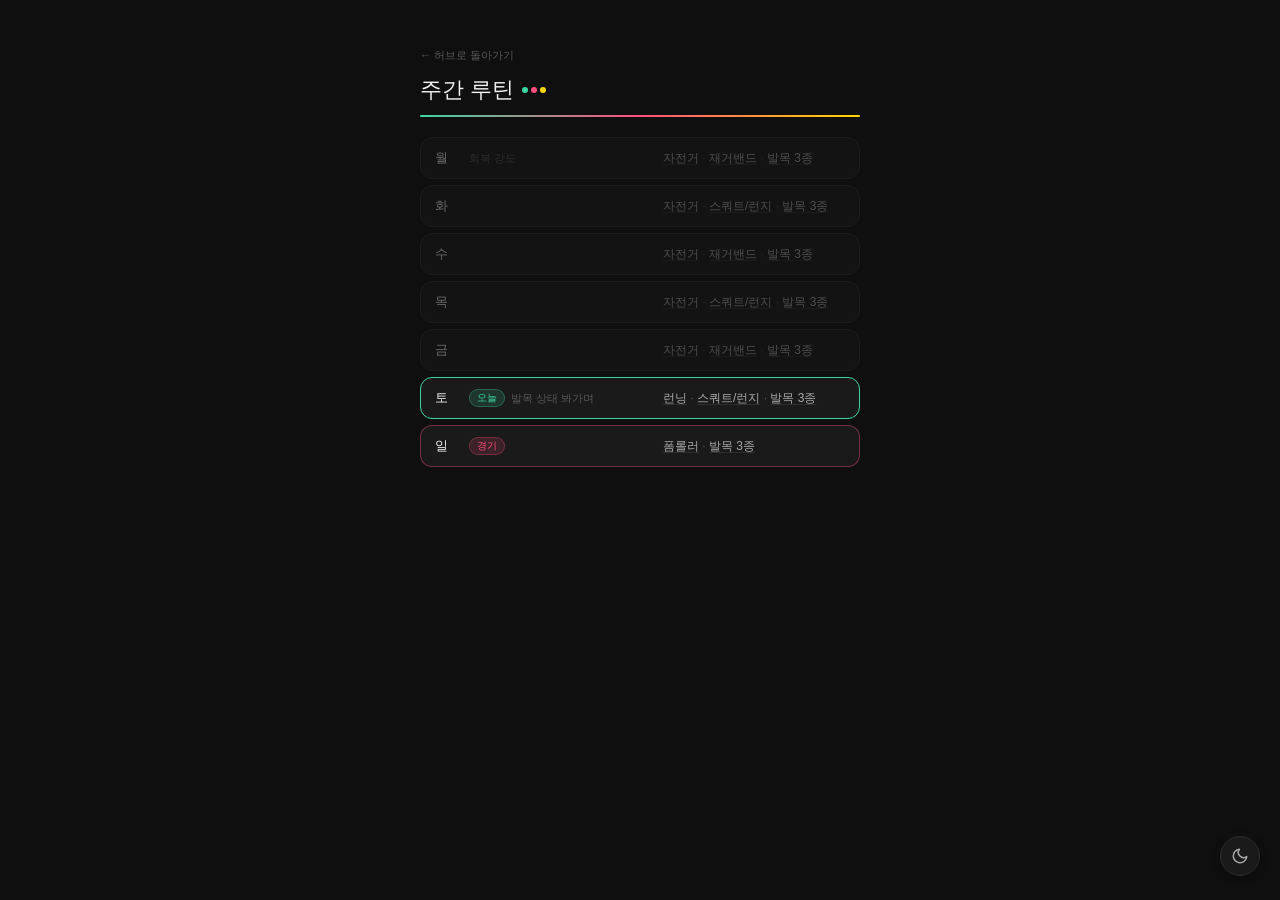
<file: weekly.html>
<!DOCTYPE html>
<html lang="ko">
<head>
<meta charset="UTF-8">
<script>
  (function() {
    const t = localStorage.getItem('theme') || 'dark';
    document.documentElement.setAttribute('data-theme', t);
  })();
</script>
<link rel="stylesheet" href="style.css">
<meta name="viewport" content="width=device-width, initial-scale=1.0, maximum-scale=1.0">
<title>주간 루틴 · 학균</title>
<style>
/* ── weekly 전용 ── */
.day-row {
  background: var(--bg2); border: 0.5px solid var(--border);
  border-radius: 12px; padding: 11px 14px; margin-bottom: 6px;
  display: flex; align-items: center; gap: 12px;
}
.day-row.today { border: 1.5px solid #3DD6A3; }
[data-theme="light"] .day-row.today { border-color: #00B87A; }
.day-row.game-day { border: 0.5px solid rgba(255,79,123,0.4); }
.day-row.past { opacity: 0.4; }
.day-name { font-size: 13px; font-weight: 500; color: var(--text); width: 22px; flex-shrink: 0; }
.day-badges { display: flex; align-items: center; gap: 6px; flex-wrap: wrap; flex: 1; }
.today-badge {
  font-size: 10px; color: #3DD6A3;
  background: rgba(61,214,163,0.15); border: 0.5px solid rgba(61,214,163,0.3);
  border-radius: 20px; padding: 1px 7px; flex-shrink: 0;
}
[data-theme="light"] .today-badge { color: #00B87A; background: rgba(0,184,122,0.15); border-color: rgba(0,184,122,0.3); }
.game-badge {
  font-size: 10px; color: #FF4F7B;
  background: rgba(255,79,123,0.15); border: 0.5px solid rgba(255,79,123,0.3);
  border-radius: 20px; padding: 1px 7px; flex-shrink: 0;
}
.note-text { font-size: 11px; color: var(--text3); }
.items-text { font-size: 12px; color: var(--text2); flex: 1; }
.item-chip {
  font-size: 12px; color: var(--text2); cursor: pointer;
  text-decoration: underline; text-decoration-color: var(--border); text-underline-offset: 2px;
}
.item-chip:hover { color: #3DD6A3; }
[data-theme="light"] .item-chip:hover { color: #00B87A; }
.item-sep { font-size: 12px; color: var(--text3); }
</style>
</head>
<body>

<a class="back" href="index.html">← 허브로 돌아가기</a>
<div class="title-row">
  <h1 class="title">주간 루틴</h1>
  <div class="dots">
    <div class="dot dot-mint"></div>
    <div class="dot dot-pink"></div>
    <div class="dot dot-yellow"></div>
  </div>
</div>
<div class="gradient-bar"></div>

<div id="weekly-list"></div>

<div class="popup-overlay" id="popup" onclick="closePopup(event)">
  <div class="popup-box">
    <p class="popup-name" id="popup-name"></p>
    <p class="popup-sets" id="popup-sets"></p>
    <div class="popup-points" id="popup-points"></div>
    <p class="popup-close" onclick="document.getElementById('popup').classList.remove('open')">닫기</p>
  </div>
</div>

<script>
const DAY_ORDER = ['월','화','수','목','금','토','일'];
const DAY_MAP = { 0:'일', 1:'월', 2:'화', 3:'수', 4:'목', 5:'금', 6:'토' };

async function loadJSON(path) {
  const res = await fetch(path);
  return res.json();
}

function getTodayKey() {
  return DAY_MAP[new Date().getDay()];
}

function isPast(dayKey) {
  const order = DAY_ORDER.indexOf(dayKey);
  const todayOrder = DAY_ORDER.indexOf(getTodayKey());
  return order < todayOrder;
}

function openPopup(item) {
  document.getElementById('popup-name').textContent = item.name;
  document.getElementById('popup-sets').textContent = item.sets || '';
  document.getElementById('popup-points').innerHTML = (item.points||[]).map(p => `
    <div class="popup-point">
      <div class="popup-dot"></div>
      <p>${p}</p>
    </div>
  `).join('');
  document.getElementById('popup').classList.add('open');
}

function closePopup(e) {
  if (e.target === document.getElementById('popup')) {
    document.getElementById('popup').classList.remove('open');
  }
}

async function init() {
  const routine = await loadJSON('data/routine.json');
  const todayKey = getTodayKey();

  window._routineData = routine;

  const html = DAY_ORDER.map(day => {
    const data = routine[day];
    if (!data) return '';

    const isToday = day === todayKey;
    const isGame = data.note === '경기';
    const past = isPast(day);

    let rowClass = 'day-row';
    if (isToday) rowClass += ' today';
    else if (isGame) rowClass += ' game-day';
    else if (past) rowClass += ' past';

    const badges = [];
    if (isToday) badges.push(`<span class="today-badge">오늘</span>`);
    if (isGame) badges.push(`<span class="game-badge">경기</span>`);
    if (data.note && data.note !== '경기') badges.push(`<span class="note-text">${data.note}</span>`);

    const itemsHtml = data.items.map((item, i) => {
      const hasDetail = item.points && item.points.length > 0;
      const sep = i < data.items.length - 1 ? '<span class="item-sep"> · </span>' : '';
      if (hasDetail) {
        return `<span class="item-chip" onclick="openPopupByDay('${day}', ${i})">${item.name}</span>${sep}`;
      }
      return `<span style="font-size:12px;color:var(--text2);">${item.name}</span>${sep}`;
    }).join('');

    return `
      <div class="${rowClass}">
        <span class="day-name">${day}</span>
        <div class="day-badges">
          ${badges.join('')}
        </div>
        <div class="items-text">${itemsHtml}</div>
      </div>
    `;
  }).join('');

  document.getElementById('weekly-list').innerHTML = html;
}

function openPopupByDay(day, idx) {
  const item = window._routineData[day]?.items[idx];
  if (item) openPopup(item);
}

init();
</script>
<button class="theme-toggle" onclick="toggleTheme()" aria-label="테마 전환">
  <svg class="icon-moon" viewBox="0 0 24 24" fill="none" stroke="var(--text2)" stroke-width="2" stroke-linecap="round" stroke-linejoin="round">
    <path d="M21 12.79A9 9 0 1 1 11.21 3a7 7 0 0 0 9.79 9.79z"/>
  </svg>
  <svg class="icon-sun" viewBox="0 0 24 24" fill="none" stroke="var(--text2)" stroke-width="2" stroke-linecap="round" stroke-linejoin="round">
    <circle cx="12" cy="12" r="5"/>
    <line x1="12" y1="1" x2="12" y2="3"/><line x1="12" y1="21" x2="12" y2="23"/>
    <line x1="4.22" y1="4.22" x2="5.64" y2="5.64"/><line x1="18.36" y1="18.36" x2="19.78" y2="19.78"/>
    <line x1="1" y1="12" x2="3" y2="12"/><line x1="21" y1="12" x2="23" y2="12"/>
    <line x1="4.22" y1="19.78" x2="5.64" y2="18.36"/><line x1="18.36" y1="5.64" x2="19.78" y2="4.22"/>
  </svg>
</button>
<script>
function toggleTheme() {
  const current = document.documentElement.getAttribute('data-theme') || 'dark';
  const next = current === 'dark' ? 'light' : 'dark';
  document.documentElement.setAttribute('data-theme', next);
  localStorage.setItem('theme', next);
}
</script>
</body>
</html>
</file>
<file: style.css>
/* =============================================
   style.css — The Clubhouse 공통 스타일
   =============================================

   ── 배지 매핑 참조표 ──
   .badge-win          → badge badge-mint    (승)
   .badge-lose         → badge badge-pink    (패)
   .badge-draw         → badge badge-yellow  (무)
   .badge-nd           → badge badge-gray    (ND)
   .badge-home         → badge badge-mint    (홈)
   .badge-away         → badge badge-gray    (원정)
   .badge-next         → badge badge-pink    (다음 경기)
   .badge-participated → badge badge-mint    (참여)
   (신규) 미참여        → badge badge-pink    (불참)
   ============================================= */

/* ── 1. CSS 변수 (다크 기본) ── */
:root {
  --bg: #0f0f0f;
  --bg2: #1a1a1a;
  --bg3: #242424;
  --border: #2e2e2e;
  --text: #f0f0f0;
  --text2: #aaa;
  --text3: #555;
  --overlay: rgba(0, 0, 0, 0.75);
}

/* ── 2. 라이트 모드 변수 ── */
[data-theme="light"] {
  --bg: #f5f5f5;
  --bg2: #ffffff;
  --bg3: #f1f1f1;
  --border: #ddd;
  --text: #111111;
  --text2: #555;
  --text3: #999;
  --overlay: rgba(0, 0, 0, 0.4);
}

/* ── 3. 리셋 & 베이스 ── */
* { box-sizing: border-box; margin: 0; padding: 0; }

body {
  font-family: -apple-system, BlinkMacSystemFont, 'Apple SD Gothic Neo', sans-serif;
  background: var(--bg);
  color: var(--text);
  min-height: 100vh;
  padding: 48px 20px 40px;
  max-width: 480px;
  margin: 0 auto;
  transition: background 0.2s, color 0.2s;
}

/* ── 4. 공통 헤더 컴포넌트 ── */
.back {
  font-size: 11px;
  color: var(--text3);
  margin-bottom: 12px;
  display: block;
  text-decoration: none;
}
.back:hover { color: var(--text2); }

.subtitle {
  font-size: 11px;
  color: var(--text3);
  letter-spacing: 0.1em;
  margin-bottom: 6px;
}

.title-row {
  display: flex;
  align-items: center;
  gap: 8px;
  margin-bottom: 10px;
}
.title {
  font-size: 22px;
  font-weight: 500;
  color: var(--text);
}

/* 점 3개 & 그라디언트 바 — 고정 하드코딩 */
.dots { display: flex; gap: 3px; align-items: center; }
.dot { width: 6px; height: 6px; border-radius: 50%; }
.dot-mint   { background: #3DD6A3; }
.dot-pink   { background: #FF4F7B; }
.dot-yellow { background: #FFD600; }

.gradient-bar {
  height: 2px;
  background: linear-gradient(90deg, #3DD6A3, #FF4F7B, #FFD600);
  border-radius: 2px;
  margin-bottom: 20px;
}

/* ── 5. 섹션 레이블 ── */
.section-label {
  font-size: 10px;
  color: var(--text3);
  letter-spacing: 0.08em;
  margin: 16px 0 8px;
}
.section-label:first-of-type { margin-top: 0; }

/* ── 6. 카드 공통 ── */
.card {
  background: var(--bg2);
  border: 0.5px solid var(--border);
  border-radius: 14px;
  padding: 14px 16px;
  margin-bottom: 10px;
}

/* ── 7. 배지 공통 ── */
.badge {
  display: inline-block;
  font-size: 10px;
  font-weight: 600;
  padding: 2px 9px;
  border-radius: 20px;
}
/* 구버전 .badge-win/.badge-lose 등 삭제 — 유틸 클래스(badge-mint 등) 사용 */

/* ── 8. 체브론 ── */
.chevron { font-size: 11px; color: var(--text3); transition: transform 0.2s; }
.chevron.open { transform: rotate(180deg); }

/* ── 9. 팝업 공통 ── */
.popup-overlay {
  display: none;
  position: fixed;
  top: 0; left: 0;
  width: 100%; height: 100%;
  background: var(--overlay);
  align-items: center;
  justify-content: center;
  z-index: 999;
}
.popup-overlay.open { display: flex; }
.popup-box {
  background: var(--bg2);
  border: 0.5px solid var(--border);
  border-radius: 16px;
  padding: 20px;
  width: 280px;
  max-width: 90vw;
}
.popup-name  { font-size: 15px; font-weight: 500; color: var(--text);  margin-bottom: 4px; }
.popup-sets  { font-size: 12px; color: var(--text2); margin-bottom: 14px; }
.popup-points { display: flex; flex-direction: column; gap: 7px; margin-bottom: 16px; }
.popup-point { display: flex; gap: 8px; align-items: flex-start; }
.popup-dot   { width: 4px; height: 4px; border-radius: 50%; margin-top: 6px; flex-shrink: 0; }
.popup-point p { font-size: 12px; color: var(--text2); line-height: 1.6; margin: 0; }
.popup-close { text-align: center; cursor: pointer; font-size: 12px; color: var(--text3); }

/* ── 10. 다크/라이트 토글 버튼 ── */
.theme-toggle {
  position: fixed;
  bottom: 24px;
  right: 20px;
  width: 40px;
  height: 40px;
  border-radius: 50%;
  background: var(--bg2);
  border: 0.5px solid var(--border);
  cursor: pointer;
  display: flex;
  align-items: center;
  justify-content: center;
  z-index: 1000;
  transition: background 0.2s, border-color 0.2s, transform 0.15s;
  box-shadow: 0 2px 8px rgba(0,0,0,0.3);
}
.theme-toggle:hover { transform: scale(1.08); }
.theme-toggle:active { transform: scale(0.95); }
.theme-toggle svg { width: 18px; height: 18px; }

.icon-moon { display: block; }
.icon-sun  { display: none; }
[data-theme="light"] .icon-moon { display: none; }
[data-theme="light"] .icon-sun  { display: block; }

/* ── 11. 유틸 색 클래스 ── */

/* MINT */
.text-mint { color: #3DD6A3; }
[data-theme="light"] .text-mint { color: #00B87A; }

.badge-mint {
  background: rgba(61,214,163,0.15);
  color: #3DD6A3;
  border: 0.5px solid rgba(61,214,163,0.3);
}
[data-theme="light"] .badge-mint {
  background: rgba(0,184,122,0.15);
  color: #00B87A;
  border-color: rgba(0,184,122,0.3);
}

.border-mint { border-color: rgba(61,214,163,0.4); }
[data-theme="light"] .border-mint { border-color: rgba(0,184,122,0.4); }

/* PINK */
.text-pink { color: #FF4F7B; }

.badge-pink {
  background: rgba(255,79,123,0.15);
  color: #FF4F7B;
  border: 0.5px solid rgba(255,79,123,0.3);
}

.border-pink { border-color: rgba(255,79,123,0.4); }

/* YELLOW */
.text-yellow { color: #FFD600; }
[data-theme="light"] .text-yellow { color: #F59B00; }

.badge-yellow {
  background: rgba(255,214,0,0.15);
  color: #FFD600;
  border: 0.5px solid rgba(255,214,0,0.3);
}
[data-theme="light"] .badge-yellow {
  background: rgba(255,214,0,0.25);
  color: #8B6500;
  border-color: rgba(255,214,0,0.6);
}

.border-yellow { border-color: rgba(255,214,0,0.3); }
[data-theme="light"] .border-yellow { border-color: rgba(255,214,0,0.5); }

/* GRAY */
.badge-gray {
  background: rgba(170,170,170,0.1);
  color: #aaa;
  border: 0.5px solid rgba(170,170,170,0.2);
}
[data-theme="light"] .badge-gray {
  background: rgba(100,100,100,0.1);
  color: #555;
  border-color: rgba(100,100,100,0.25);
}

.border-gray { border-color: rgba(240,240,240,0.2); }
[data-theme="light"] .border-gray { border-color: rgba(0,0,0,0.12); }
</file>
